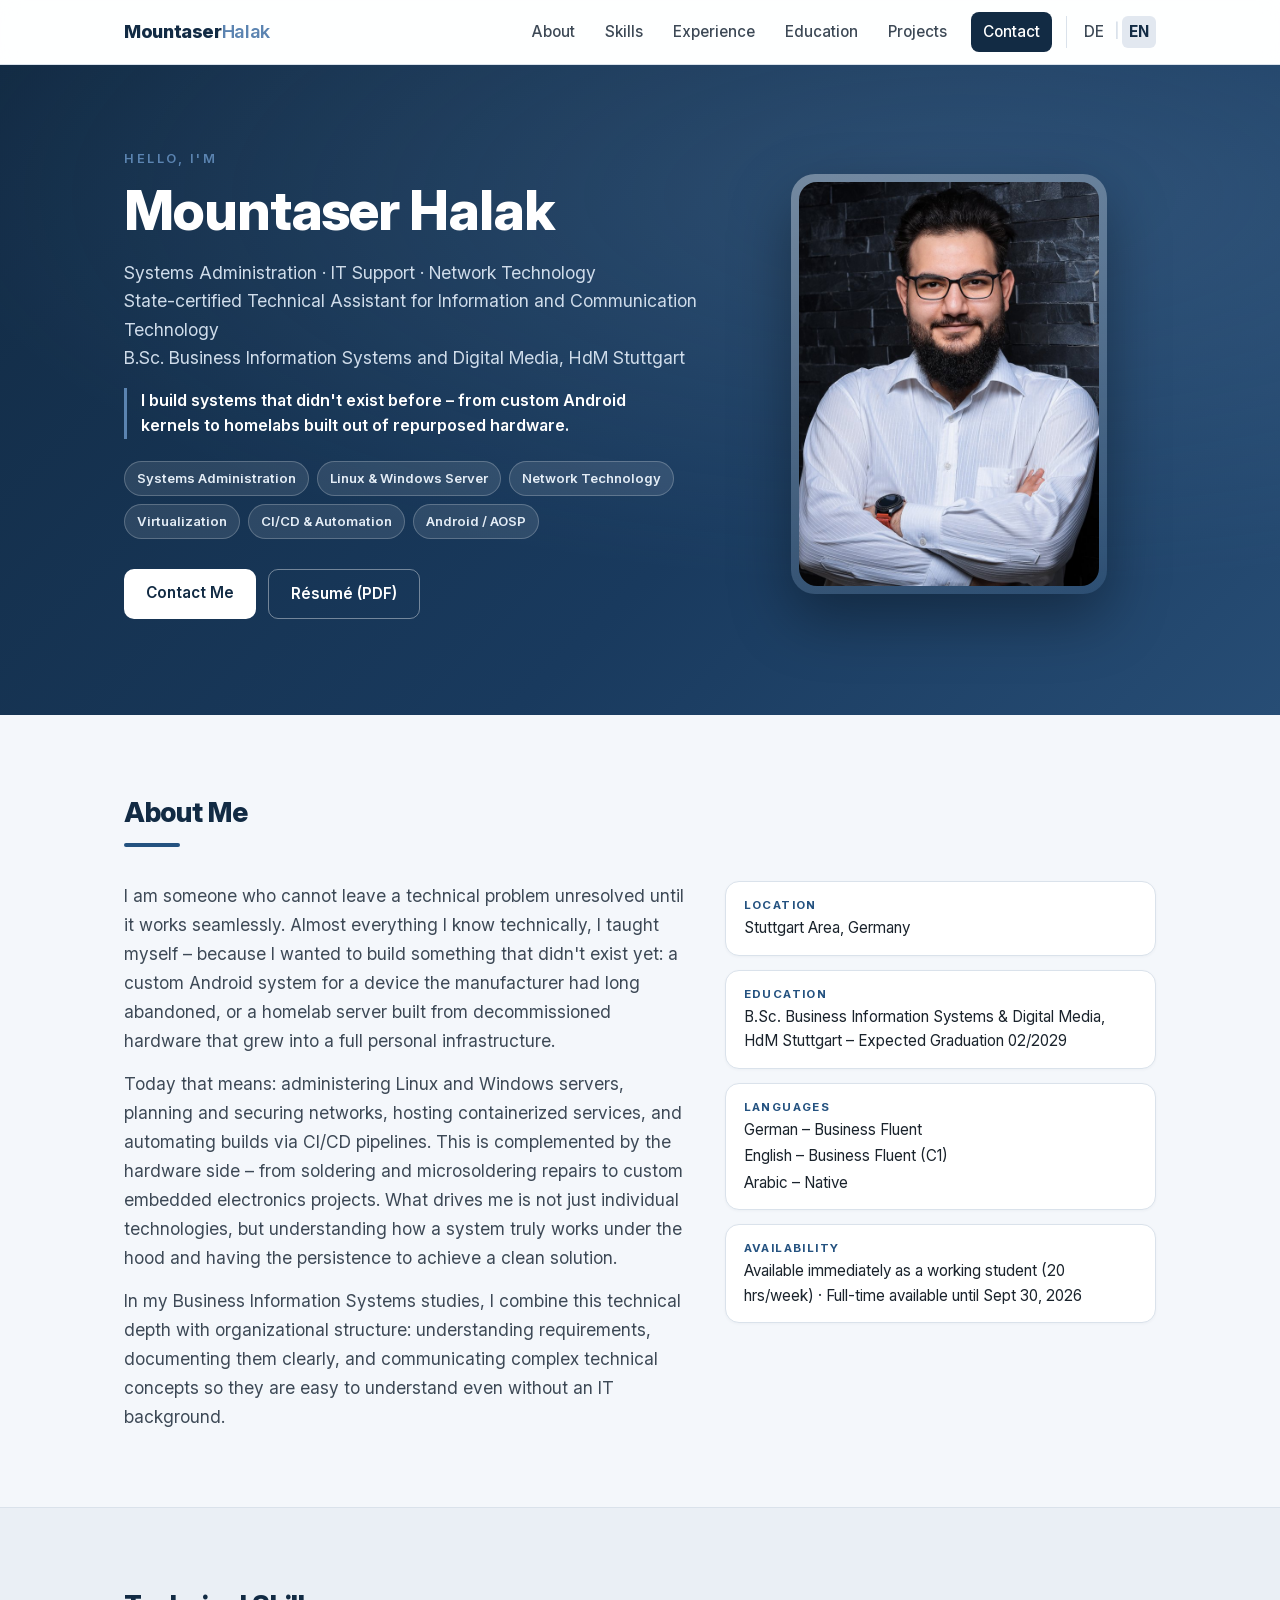
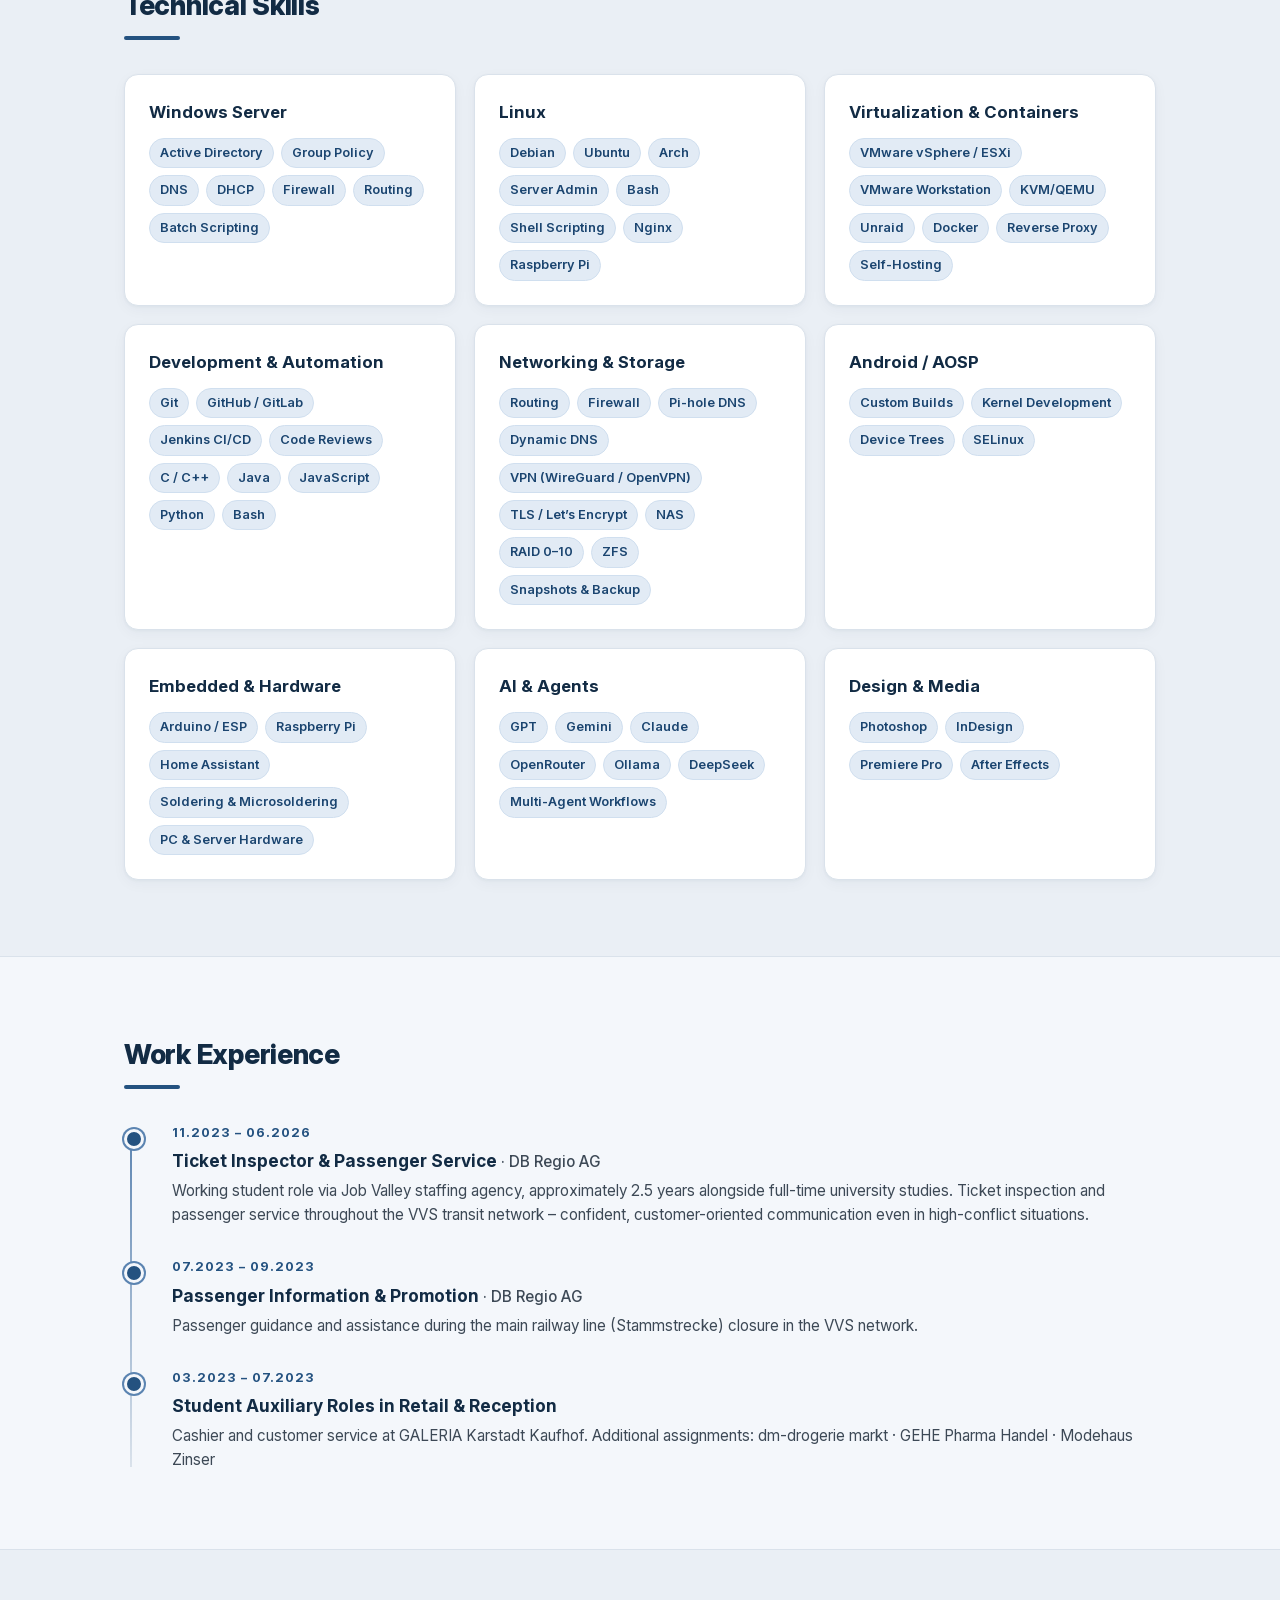
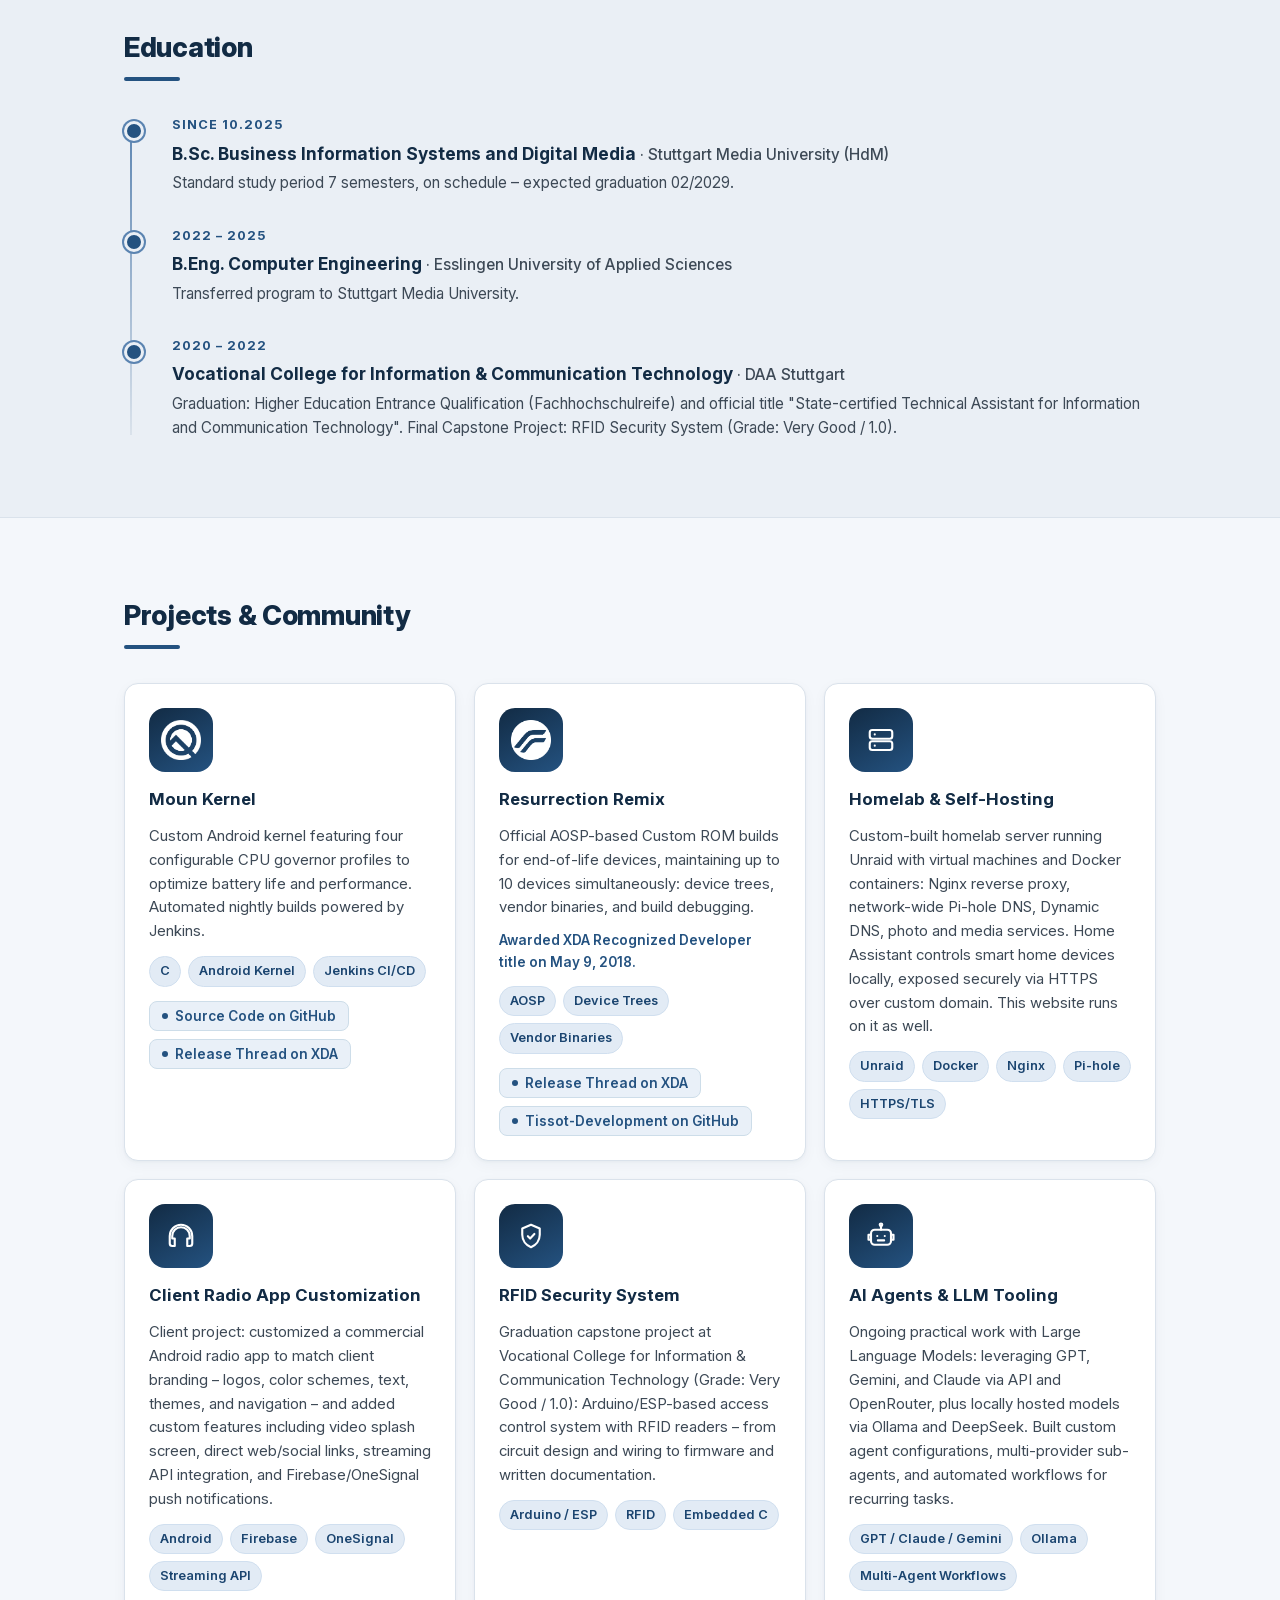
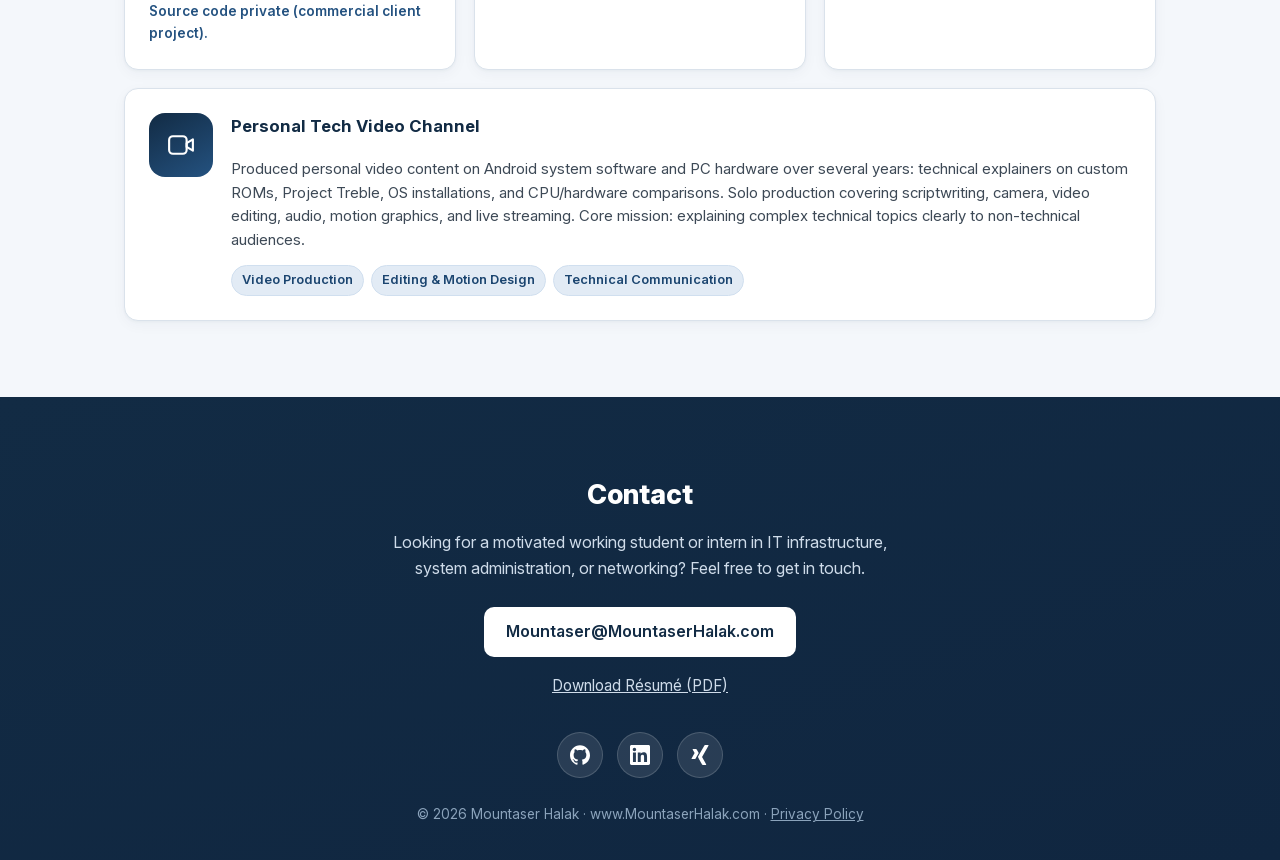
<file: index.html>
<!DOCTYPE html>
<html lang="de">
<head>
  <meta charset="UTF-8">
  <meta name="viewport" content="width=device-width, initial-scale=1.0">
  <meta name="description" content="Mountaser Halak – Staatlich geprüfter Technischer Assistent für Informations- und Kommunikationstechnik. Systemadministration, IT-Support und Netzwerktechnik. B.Sc. Wirtschaftsinformatik (HdM Stuttgart), Linux-, Windows-Server- und AOSP-Erfahrung.">
  <title>Mountaser Halak – Systemadministration, IT-Support &amp; Netzwerktechnik</title>
  <link rel="canonical" href="https://www.mountaserhalak.com/">
  <link rel="alternate" hreflang="de" href="https://www.mountaserhalak.com/">
  <link rel="alternate" hreflang="en" href="https://www.mountaserhalak.com/en/">
  <link rel="alternate" hreflang="x-default" href="https://www.mountaserhalak.com/">

  <meta property="og:type" content="website">
  <meta property="og:url" content="https://www.mountaserhalak.com/">
  <meta property="og:title" content="Mountaser Halak – Systemadministration, IT-Support &amp; Netzwerktechnik">
  <meta property="og:description" content="Staatlich geprüfter Technischer Assistent für Informations- und Kommunikationstechnik. Ab sofort als Werkstudent verfügbar, 20 Std./Woche.">
  <meta property="og:image" content="https://www.mountaserhalak.com/imgs/portrait.jpg">
  <meta property="og:locale" content="de_DE">
  <meta name="twitter:card" content="summary_large_image">

  <link rel="icon" href="imgs/favicon.jpg" type="image/jpeg" sizes="180x180">
  <link rel="apple-touch-icon" href="imgs/favicon.jpg" sizes="180x180">
  <link rel="stylesheet" href="css/style.css">

  <!-- Content is faded in by JS; keep it visible if JS never runs. -->
  <noscript><style>.reveal { opacity: 1 !important; transform: none !important; }</style></noscript>
</head>
<body id="top">

  <header class="nav">
    <div class="nav-inner">
      <a class="brand" href="#top">Mountaser<span>Halak</span></a>
      <button class="nav-toggle" id="navToggle" aria-label="Menü öffnen" aria-expanded="false">
        <span></span><span></span><span></span>
      </button>
      <nav id="navMenu">
        <a href="#ueber">Über mich</a>
        <a href="#skills">Skills</a>
        <a href="#erfahrung">Erfahrung</a>
        <a href="#bildung">Bildung</a>
        <a href="#projekte">Projekte</a>
        <a class="nav-cta" href="#kontakt">Kontakt</a>
        <div class="lang-switcher">
          <a href="index.html" class="active" data-lang="de" aria-label="Deutsch">DE</a>
          <span style="color:var(--line);">|</span>
          <a href="en/index.html" data-lang="en" aria-label="English">EN</a>
        </div>
      </nav>
    </div>
  </header>

  <section class="hero">
    <div class="hero-inner">
      <div class="hero-text reveal">
        <p class="kicker">Hallo, ich bin</p>
        <h1>Mountaser Halak</h1>
        <p class="sub">Systemadministration · IT-Support · Netzwerktechnik<br>Staatlich geprüfter Technischer Assistent für Informations- und Kommunikationstechnik<br>B.Sc. Wirtschaftsinformatik und digitale Medien, HdM Stuttgart</p>
        <p class="tagline">Ich baue Systeme, die es vorher nicht gab – vom eigenen Android-Kernel bis zum Homelab aus ausrangierter Hardware.</p>
        <div class="chips">
          <span class="chip">Systemadministration</span>
          <span class="chip">Linux &amp; Windows Server</span>
          <span class="chip">Netzwerktechnik</span>
          <span class="chip">Virtualisierung</span>
          <span class="chip">CI/CD &amp; Automatisierung</span>
          <span class="chip">Android / AOSP</span>
        </div>
        <div class="hero-actions">
          <a class="btn btn-light" href="#kontakt">Kontakt aufnehmen</a>
          <a class="btn btn-ghost" href="cv/Lebenslauf_Mountaser_Halak.pdf" download>Lebenslauf (PDF)</a>
        </div>
      </div>
      <div class="hero-photo reveal">
        <div class="photo-ring">
          <img src="imgs/portrait.jpg" alt="Porträt von Mountaser Halak" width="300" height="404">
        </div>
      </div>
    </div>
  </section>

  <main>
    <section class="section" id="ueber">
      <div class="wrap">
        <h2 class="section-title reveal">Über mich</h2>
        <div class="about-grid">
          <div class="lead reveal">
            <p>
              Ich bin jemand, der ein Problem nicht liegen lassen kann, bevor es läuft.
              Fast alles, was ich technisch kann, habe ich mir selbst beigebracht – weil ich
              etwas bauen wollte, das es so noch nicht gab: ein Android-System für ein Gerät,
              das der Hersteller längst aufgegeben hatte, oder einen Server, der aus
              ausrangierter Hardware zur eigenen Infrastruktur wurde.
            </p>
            <p>
              Heute heißt das: Linux- und Windows-Server administrieren, Netzwerke planen
              und absichern, Dienste in Containern betreiben und Builds über CI/CD
              automatisieren. Dazu kommt die Hardware-Seite – vom Löten und Reparieren bis
              zu eigenen Elektronikprojekten. Was mich dabei antreibt, ist weniger die
              einzelne Technologie als das Verstehen, wie ein System wirklich funktioniert,
              und die Ausdauer, bis zur sauberen Lösung durchzuhalten.
            </p>
            <p>
              Im Studium der Wirtschaftsinformatik verbinde ich das mit der organisatorischen
              Seite: Anforderungen verstehen, strukturiert dokumentieren und Technik so
              erklären, dass sie auch ohne IT-Hintergrund nachvollziehbar ist.
            </p>
          </div>
          <div class="facts reveal">
            <div class="fact"><span class="fact-label">Standort</span><span>Raum Stuttgart</span></div>
            <div class="fact"><span class="fact-label">Studium</span><span>B.Sc. Wirtschaftsinformatik und digitale Medien, HdM Stuttgart – Abschluss voraussichtlich 02/2029</span></div>
            <div class="fact"><span class="fact-label">Sprachen</span><span>Deutsch – verhandlungssicher</span><span>Englisch – verhandlungssicher</span><span>Arabisch – Muttersprache</span></div>
            <div class="fact"><span class="fact-label">Verfügbarkeit</span><span>Ab sofort als Werkstudent, 20 Std./Woche · bis 30.09.2026 auch in Vollzeit möglich</span></div>
          </div>
        </div>
      </div>
    </section>

    <section class="section section-alt" id="skills">
      <div class="wrap">
        <h2 class="section-title reveal">IT-Kompetenzen</h2>
        <div class="skills-grid">
          <div class="card reveal">
            <h3>Windows Server</h3>
            <div class="tags"><span>Active Directory</span><span>Gruppenrichtlinien</span><span>DNS</span><span>DHCP</span><span>Firewall</span><span>Routing</span><span>Batch-Scripting</span></div>
          </div>
          <div class="card reveal">
            <h3>Linux</h3>
            <div class="tags"><span>Debian</span><span>Ubuntu</span><span>Arch</span><span>Serveradministration</span><span>Bash</span><span>Shell-Scripting</span><span>Nginx</span><span>Raspberry Pi</span></div>
          </div>
          <div class="card reveal">
            <h3>Virtualisierung &amp; Container</h3>
            <div class="tags"><span>VMware vSphere / ESXi</span><span>VMware Workstation</span><span>KVM/QEMU</span><span>Unraid</span><span>Docker</span><span>Reverse Proxy</span><span>Self-Hosting</span></div>
          </div>
          <div class="card reveal">
            <h3>Entwicklung &amp; Automatisierung</h3>
            <div class="tags"><span>Git</span><span>GitHub / GitLab</span><span>Jenkins CI/CD</span><span>Code Reviews</span><span>C / C++</span><span>Java</span><span>JavaScript</span><span>Python</span><span>Bash</span></div>
          </div>
          <div class="card reveal">
            <h3>Netzwerk &amp; Storage</h3>
            <div class="tags"><span>Routing</span><span>Firewall</span><span>Pi-hole DNS</span><span>Dynamic DNS</span><span>VPN (WireGuard / OpenVPN)</span><span>TLS / Let’s Encrypt</span><span>NAS</span><span>RAID 0–10</span><span>ZFS</span><span>Snapshot- &amp; Backup-Konzepte</span></div>
          </div>
          <div class="card reveal">
            <h3>Android / AOSP</h3>
            <div class="tags"><span>Custom-Builds</span><span>Kernel-Entwicklung</span><span>Device Trees</span><span>SELinux</span></div>
          </div>
          <div class="card reveal">
            <h3>Embedded &amp; Hardware</h3>
            <div class="tags"><span>Arduino / ESP</span><span>Raspberry Pi</span><span>Home Assistant</span><span>Löten &amp; Microsoldering</span><span>PC- &amp; Server-Hardware</span></div>
          </div>
          <div class="card reveal">
            <h3>KI &amp; Agenten</h3>
            <div class="tags"><span>GPT</span><span>Gemini</span><span>Claude</span><span>OpenRouter</span><span>Ollama</span><span>DeepSeek</span><span>Multi-Agenten-Workflows</span></div>
          </div>
          <div class="card reveal">
            <h3>Design &amp; Medien</h3>
            <div class="tags"><span>Photoshop</span><span>InDesign</span><span>Premiere Pro</span><span>After Effects</span></div>
          </div>
        </div>
      </div>
    </section>

    <section class="section" id="erfahrung">
      <div class="wrap">
        <h2 class="section-title reveal">Berufserfahrung</h2>
        <div class="timeline">
          <div class="t-item reveal">
            <div class="t-date">11.2023 – 06.2026</div>
            <div class="t-body">
              <h3>Fahrgastprüfer im VVS-Gebiet <span>· DB Regio AG</span></h3>
              <p>Werkstudententätigkeit über den Personaldienstleister Job Valley, rund 2,5 Jahre neben dem Vollzeitstudium. Fahrscheinprüfung und Fahrgastbetreuung im gesamten VVS-Gebiet – sicheres, kundenorientiertes Auftreten auch in Konfliktsituationen.</p>
            </div>
          </div>
          <div class="t-item reveal">
            <div class="t-date">07.2023 – 09.2023</div>
            <div class="t-body">
              <h3>Fahrgastinformation / Promotion <span>· DB Regio AG</span></h3>
              <p>Information und Betreuung der Fahrgäste während der Stammstreckensperrung im VVS-Gebiet.</p>
            </div>
          </div>
          <div class="t-item reveal">
            <div class="t-date">03.2023 – 07.2023</div>
            <div class="t-body">
              <h3>Studentische Nebentätigkeiten in Handel &amp; Empfang</h3>
              <p>Kassentätigkeit und Kundenberatung bei GALERIA Karstadt Kaufhof. Weitere Einsätze: dm-drogerie markt · GEHE Pharma Handel · Modehaus Zinser</p>
            </div>
          </div>
        </div>
      </div>
    </section>

    <section class="section section-alt" id="bildung">
      <div class="wrap">
        <h2 class="section-title reveal">Bildungsweg</h2>
        <div class="timeline">
          <div class="t-item reveal">
            <div class="t-date">seit 10.2025</div>
            <div class="t-body">
              <h3>B.Sc. Wirtschaftsinformatik und digitale Medien <span>· Hochschule der Medien, Stuttgart</span></h3>
              <p>Regelstudienzeit 7 Semester, Studienverlauf planmäßig – Abschluss voraussichtlich 02/2029.</p>
            </div>
          </div>
          <div class="t-item reveal">
            <div class="t-date">2022 – 2025</div>
            <div class="t-body">
              <h3>B.Eng. Technische Informatik <span>· Hochschule Esslingen</span></h3>
              <p>Wechsel des Studiengangs an die Hochschule der Medien.</p>
            </div>
          </div>
          <div class="t-item reveal">
            <div class="t-date">2020 – 2022</div>
            <div class="t-body">
              <h3>Berufskolleg Informations- und Kommunikationstechnik <span>· DAA Stuttgart</span></h3>
              <p>Abschluss: Fachhochschulreife sowie Berechtigung zur Führung der Berufsbezeichnung „Staatlich geprüfter Technischer Assistent für Informations- und Kommunikationstechnik“. Abschlussprojekt: RFID Security System (Note: sehr gut).</p>
            </div>
          </div>
        </div>
      </div>
    </section>

    <section class="section" id="projekte">
      <div class="wrap">
        <h2 class="section-title reveal">Projekte &amp; Community</h2>
        <div class="projects-grid">
          <div class="card project reveal">
            <div class="project-logo"><img src="imgs/MounKernelW.png" alt="Moun Kernel Logo" loading="lazy"></div>
            <h3>Moun Kernel</h3>
            <p>Eigener Android-Kernel mit vier konfigurierbaren Governor-Profilen zur Optimierung von Akkulaufzeit und Performance. Nächtliche Builds automatisiert mit Jenkins.</p>
            <div class="tags project-tags"><span>C</span><span>Android Kernel</span><span>Jenkins CI/CD</span></div>
            <p class="project-links">
              <a href="https://github.com/mountaser/Moun_Kernel_Tissot" target="_blank" rel="noopener noreferrer">Quellcode auf GitHub</a>
              <a href="https://xdaforums.com/t/kernel-all-variants-oreo-8-1-v4-0-moun-kernel-los-and-aosp.3720589/" target="_blank" rel="noopener noreferrer">Thread auf XDA</a>
            </p>
          </div>
          <div class="card project reveal">
            <div class="project-logo"><img src="imgs/original_log_big.png" alt="Resurrection Remix Logo" loading="lazy"></div>
            <h3>Resurrection Remix</h3>
            <p>Offizielle Custom-ROM-Builds auf AOSP-Basis für End-of-Life-Geräte, zeitweise bis zu 10 Geräte parallel gepflegt: Device Trees, Vendor-Binaries und Build-Debugging.</p>
            <p class="project-note">Auszeichnung als XDA Recognized Developer am 09.05.2018.</p>
            <div class="tags project-tags"><span>AOSP</span><span>Device Trees</span><span>Vendor-Binaries</span></div>
            <p class="project-links">
              <a href="https://xdaforums.com/t/rom-9-0-official-tissot-4-9-resurrection-remix-v7-0-2-04-06-2019.3766990/" target="_blank" rel="noopener noreferrer">Release-Thread auf XDA</a>
              <a href="https://github.com/Tissot-Development" target="_blank" rel="noopener noreferrer">Tissot-Development auf GitHub</a>
            </p>
          </div>
          <div class="card project reveal">
            <div class="project-icon" aria-hidden="true">
              <svg viewBox="0 0 24 24" fill="none" stroke="currentColor" stroke-width="1.7" stroke-linecap="round" stroke-linejoin="round" focusable="false">
                <rect x="3" y="4" width="18" height="7" rx="2"/>
                <rect x="3" y="13" width="18" height="7" rx="2"/>
                <line x1="7" y1="7.5" x2="7.01" y2="7.5"/>
                <line x1="7" y1="16.5" x2="7.01" y2="16.5"/>
              </svg>
            </div>
            <h3>Homelab &amp; Self-Hosting</h3>
            <p>Selbst gebauter Server unter Unraid mit VMs und Docker-Containern: Nginx Reverse Proxy, Pi-hole als netzweiter DNS, Dynamic DNS, Medien- und Foto-Dienste. Home Assistant steuert Smart-Home-Geräte lokal, angebunden über eigene Domain per HTTPS. Auch diese Seite läuft darauf.</p>
            <div class="tags project-tags"><span>Unraid</span><span>Docker</span><span>Nginx</span><span>Pi-hole</span><span>HTTPS/TLS</span></div>
          </div>
          <div class="card project reveal">
            <div class="project-icon" aria-hidden="true">
              <svg viewBox="0 0 24 24" fill="none" stroke="currentColor" stroke-width="1.7" stroke-linecap="round" stroke-linejoin="round" focusable="false">
                <path d="M12 3a9 9 0 0 0-9 9v6a2 2 0 0 0 2 2h2v-6H5v-2a7 7 0 0 1 14 0v2h-2v6h2a2 2 0 0 0 2-2v-6a9 9 0 0 0-9-9z"/>
              </svg>
            </div>
            <h3>Radio-App für einen Kunden</h3>
            <p>Auftragsprojekt: eine zugekaufte Android-App an das Branding des Kunden angepasst – Logos, Farbschema, Texte, Themes und Navigation – und um eigene Funktionen erweitert: Video-Splashscreen, Direktlinks zu Web- und Social-Kanälen sowie die Anbindung an Streaming-API, Firebase und OneSignal für Push-Benachrichtigungen.</p>
            <div class="tags project-tags"><span>Android</span><span>Firebase</span><span>OneSignal</span><span>Streaming-API</span></div>
            <p class="project-note">Quellcode nicht öffentlich (Kundenprojekt).</p>
          </div>
          <div class="card project reveal">
            <div class="project-icon" aria-hidden="true">
              <svg viewBox="0 0 24 24" fill="none" stroke="currentColor" stroke-width="1.7" stroke-linecap="round" stroke-linejoin="round" focusable="false">
                <path d="M12 3l7 3v5c0 4.5-3 8.3-7 10-4-1.7-7-5.5-7-10V6l7-3z"/>
                <path d="M9.5 12.2l1.8 1.8 3.4-3.6"/>
              </svg>
            </div>
            <h3>RFID-Sicherheitssystem</h3>
            <p>Abschlussprojekt des Berufskollegs für Informations- und Kommunikationstechnik (Note: sehr gut): ein Zugangssystem auf Arduino-/ESP-Basis mit RFID-Lesern – von der Schaltung und Verkabelung über die Firmware bis zur schriftlichen Dokumentation der Projektarbeit.</p>
            <div class="tags project-tags"><span>Arduino / ESP</span><span>RFID</span><span>Embedded C</span></div>
          </div>
          <div class="card project reveal">
            <div class="project-icon" aria-hidden="true">
              <svg viewBox="0 0 24 24" fill="none" stroke="currentColor" stroke-width="1.7" stroke-linecap="round" stroke-linejoin="round" focusable="false">
                <rect x="4" y="7" width="16" height="12" rx="3"/>
                <path d="M12 7V4"/><circle cx="12" cy="3" r="1"/>
                <path d="M9 12h.01M15 12h.01M9.5 15.5h5"/>
                <path d="M4 11H2v4h2M20 11h2v4h-2"/>
              </svg>
            </div>
            <h3>KI-Agenten &amp; LLM-Tooling</h3>
            <p>Laufende Auseinandersetzung mit LLMs in der Praxis: Arbeit mit GPT, Gemini und Claude über API und OpenRouter, lokal betriebene Modelle über Ollama und DeepSeek. Dazu eigene Skills und Agenten-Konfigurationen sowie Multi-Provider- und lokale Sub-Agenten für wiederkehrende Aufgaben.</p>
            <div class="tags project-tags"><span>GPT / Claude / Gemini</span><span>Ollama</span><span>Multi-Agenten-Workflows</span></div>
          </div>
          <div class="card project project-wide reveal">
            <div class="project-icon" aria-hidden="true">
              <svg viewBox="0 0 24 24" fill="none" stroke="currentColor" stroke-width="1.7" stroke-linecap="round" stroke-linejoin="round" focusable="false">
                <rect x="2.5" y="5" width="14" height="14" rx="3"/>
                <path d="M16.5 10.5l5-3v9l-5-3z"/>
              </svg>
            </div>
            <h3>Eigener Technikkanal</h3>
            <p>Über mehrere Jahre eigene Videos zu Android-Systemsoftware und PC-Hardware produziert: Erklärvideos zu Custom-ROMs, Project Treble, Betriebssystem-Installation sowie Prozessor- und Hardware-Vergleichen. Ein-Personen-Produktion von Konzeption über Kamera, Schnitt und Ton bis zu Motion-Design und Grafik – dazu regelmäßige Livestreams. Kern der Arbeit: komplexe Technik so erklären, dass sie ohne IT-Hintergrund verständlich ist.</p>
            <div class="tags project-tags"><span>Videoproduktion</span><span>Schnitt &amp; Motion-Design</span><span>Technische Kommunikation</span></div>
          </div>
        </div>
      </div>
    </section>
  </main>

  <footer class="footer" id="kontakt">
    <div class="wrap">
      <h2 class="reveal">Kontakt</h2>
      <p class="footer-lead reveal">Sie suchen einen motivierten Werkstudenten oder Praktikanten im IT-Bereich? Schreiben Sie mir gerne.</p>
      <a class="btn btn-light footer-mail reveal" href="mailto:Mountaser@MountaserHalak.com">Mountaser@MountaserHalak.com</a>
      <p class="footer-cv reveal"><a href="cv/Lebenslauf_Mountaser_Halak.pdf" download>Lebenslauf als PDF herunterladen</a></p>
      <ul class="social reveal">
        <li>
          <a href="https://github.com/mountaser" target="_blank" rel="noopener noreferrer" aria-label="GitHub-Profil von Mountaser Halak (öffnet in neuem Tab)">
            <svg viewBox="0 0 24 24" aria-hidden="true" focusable="false"><path d="M12 .297c-6.63 0-12 5.373-12 12 0 5.303 3.438 9.8 8.205 11.385.6.113.82-.258.82-.577 0-.285-.01-1.04-.015-2.04-3.338.724-4.042-1.61-4.042-1.61C4.422 18.07 3.633 17.7 3.633 17.7c-1.087-.744.084-.729.084-.729 1.205.084 1.838 1.236 1.838 1.236 1.07 1.835 2.809 1.305 3.495.998.108-.776.417-1.305.76-1.605-2.665-.3-5.466-1.332-5.466-5.93 0-1.31.465-2.38 1.235-3.22-.135-.303-.54-1.523.105-3.176 0 0 1.005-.322 3.3 1.23.96-.267 1.98-.399 3-.405 1.02.006 2.04.138 3 .405 2.28-1.552 3.285-1.23 3.285-1.23.645 1.653.24 2.873.12 3.176.765.84 1.23 1.91 1.23 3.22 0 4.61-2.805 5.625-5.475 5.92.42.36.81 1.096.81 2.22 0 1.606-.015 2.896-.015 3.286 0 .315.21.69.825.57C20.565 22.092 24 17.592 24 12.297c0-6.627-5.373-12-12-12"/></svg>
          </a>
        </li>
        <li>
          <a href="https://www.linkedin.com/in/mountaserhalak/" target="_blank" rel="noopener noreferrer" aria-label="LinkedIn-Profil von Mountaser Halak (öffnet in neuem Tab)">
            <svg viewBox="0 0 24 24" aria-hidden="true" focusable="false"><path d="M20.447 20.452h-3.554v-5.569c0-1.328-.027-3.037-1.852-3.037-1.853 0-2.136 1.445-2.136 2.939v5.667H9.351V9h3.414v1.561h.046c.477-.9 1.637-1.85 3.37-1.85 3.601 0 4.267 2.37 4.267 5.455v6.286zM5.337 7.433c-1.144 0-2.063-.926-2.063-2.065 0-1.138.92-2.063 2.063-2.063 1.14 0 2.064.925 2.064 2.063 0 1.139-.925 2.065-2.064 2.065zm1.782 13.019H3.555V9h3.564v11.452zM22.225 0H1.771C.792 0 0 .774 0 1.729v20.542C0 23.227.792 24 1.771 24h20.451C23.2 24 24 23.227 24 22.271V1.729C24 .774 23.2 0 22.222 0h.003z"/></svg>
          </a>
        </li>
        <li>
          <a href="https://www.xing.com/profile/Mountaser_Halak/" target="_blank" rel="noopener noreferrer" aria-label="XING-Profil von Mountaser Halak (öffnet in neuem Tab)">
            <svg viewBox="0 0 24 24" aria-hidden="true" focusable="false"><path d="M18.188 0c-.517 0-.741.325-.927.66 0 0-7.455 13.224-7.702 13.657.015.024 4.919 9.023 4.919 9.023.17.308.436.66.967.66h3.454c.211 0 .375-.078.463-.22.089-.151.089-.346-.009-.536l-4.879-8.916c-.004-.006-.004-.016 0-.022L22.139.756c.095-.191.097-.387.006-.535C22.056.078 21.894 0 21.686 0h-3.498zM3.648 4.74c-.211 0-.385.074-.473.216-.09.149-.078.339.02.531l2.34 4.05c.004.01.004.016 0 .021L1.86 16.051c-.099.188-.093.381 0 .529.085.142.239.234.45.234h3.461c.518 0 .766-.348.945-.667l3.734-6.609-2.378-4.155c-.172-.315-.434-.659-.962-.659H3.648v.016z"/></svg>
          </a>
        </li>
      </ul>
      <p class="copy">© 2026 Mountaser Halak · www.MountaserHalak.com · <a href="datenschutz.html">Datenschutz</a></p>
    </div>
  </footer>

  <script src="js/customs.js"></script>
</body>
</html>
</file>
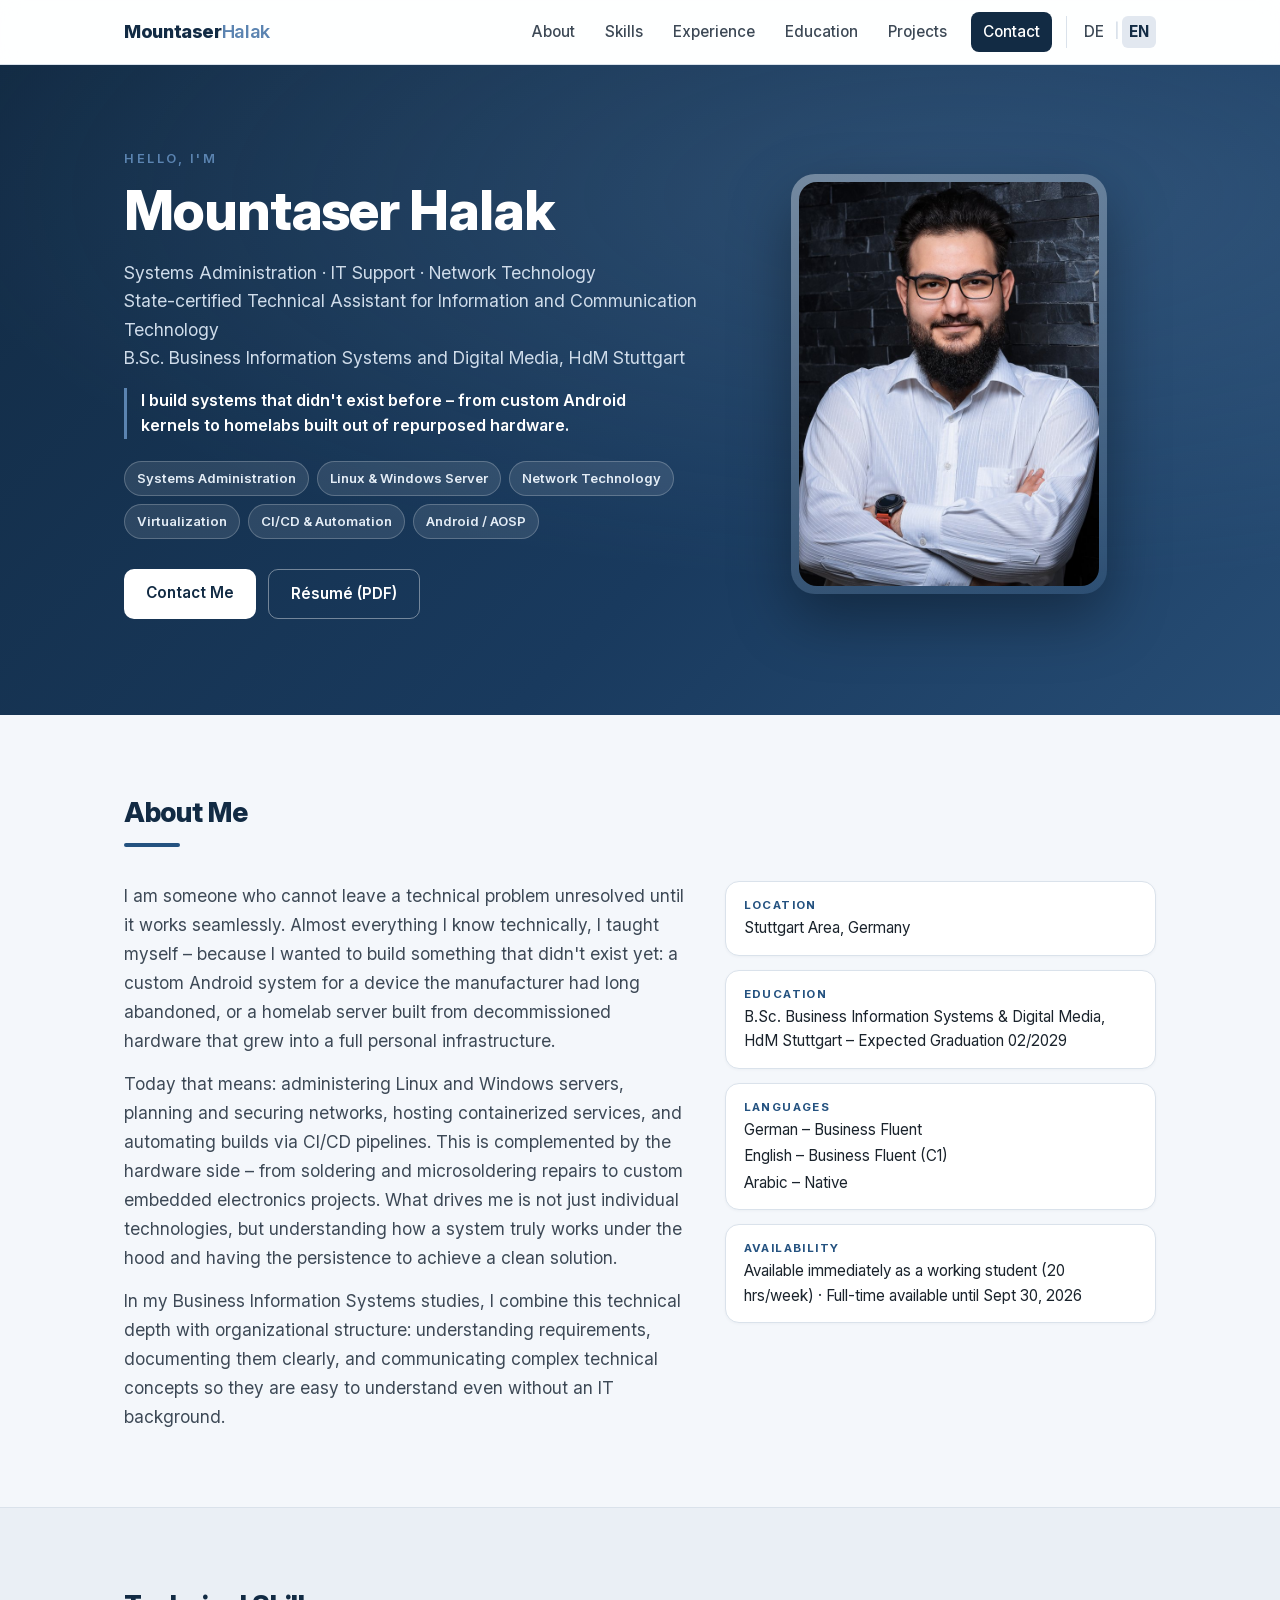
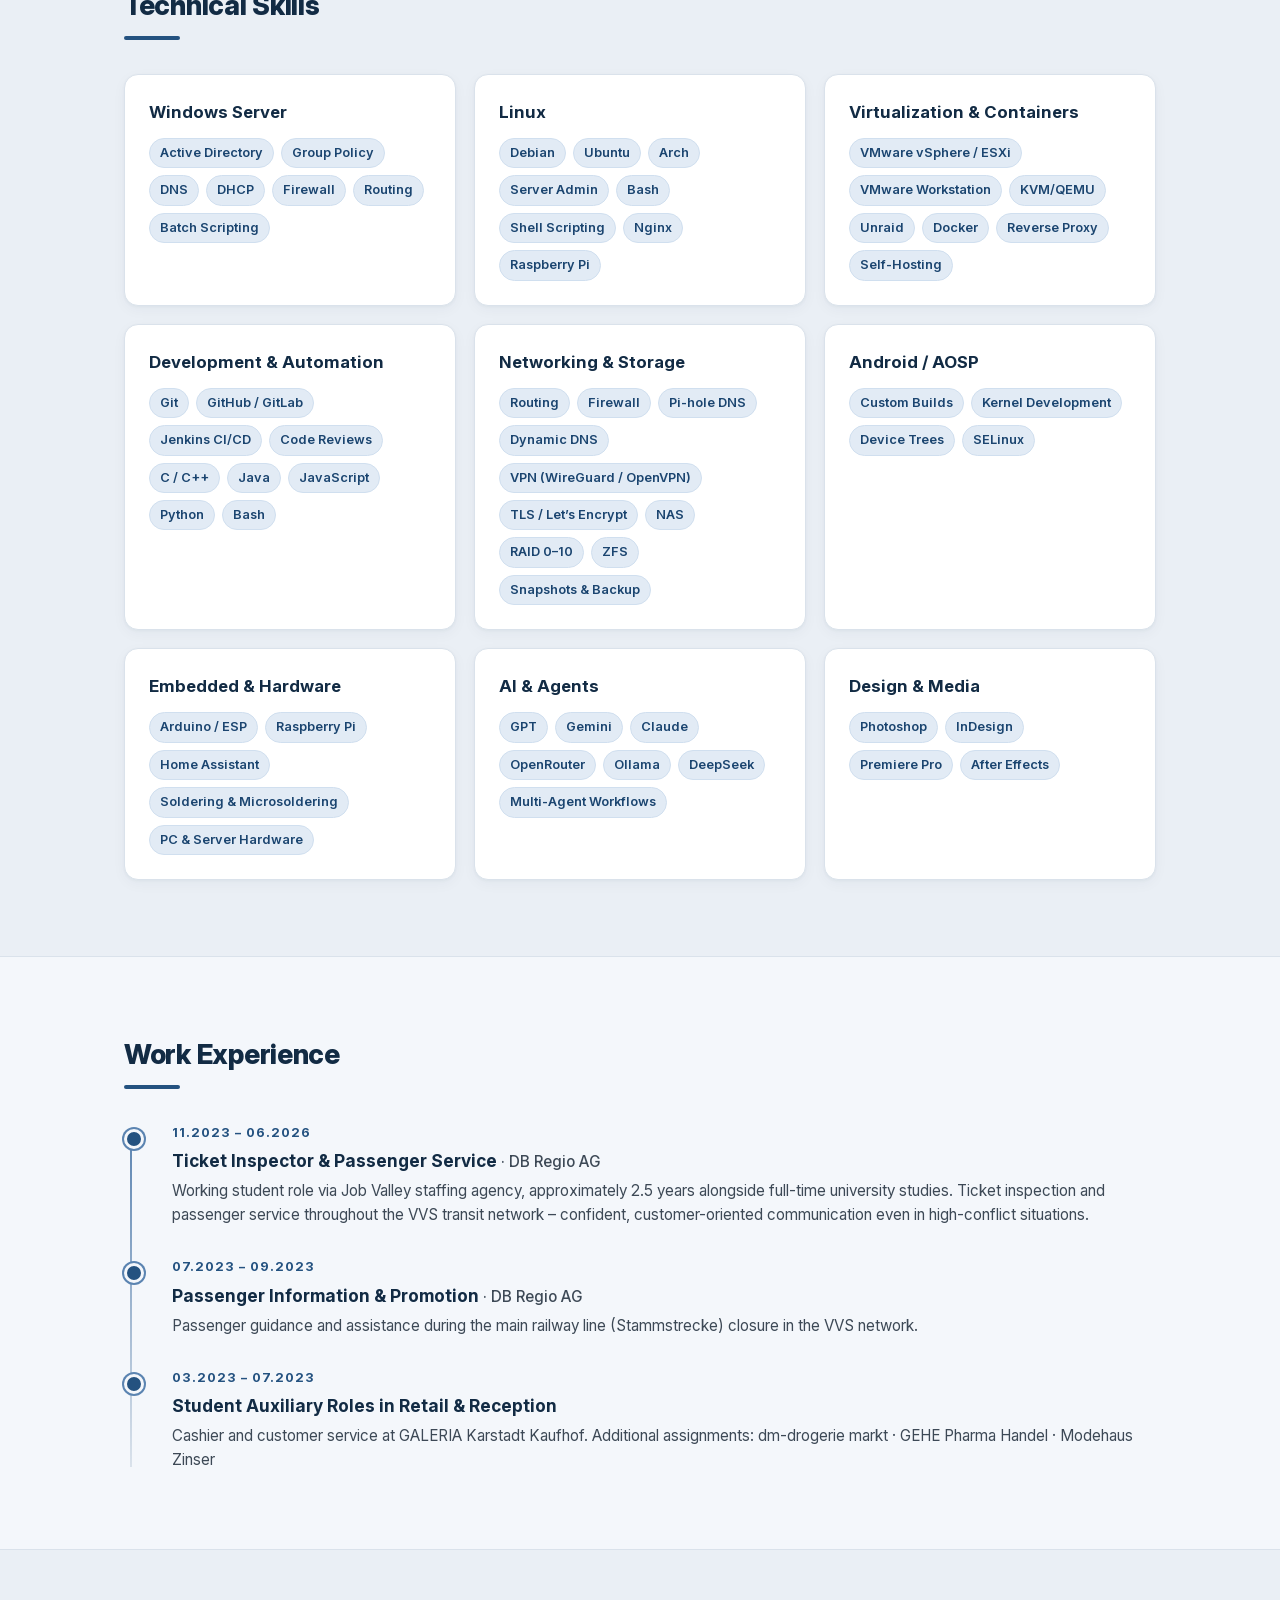
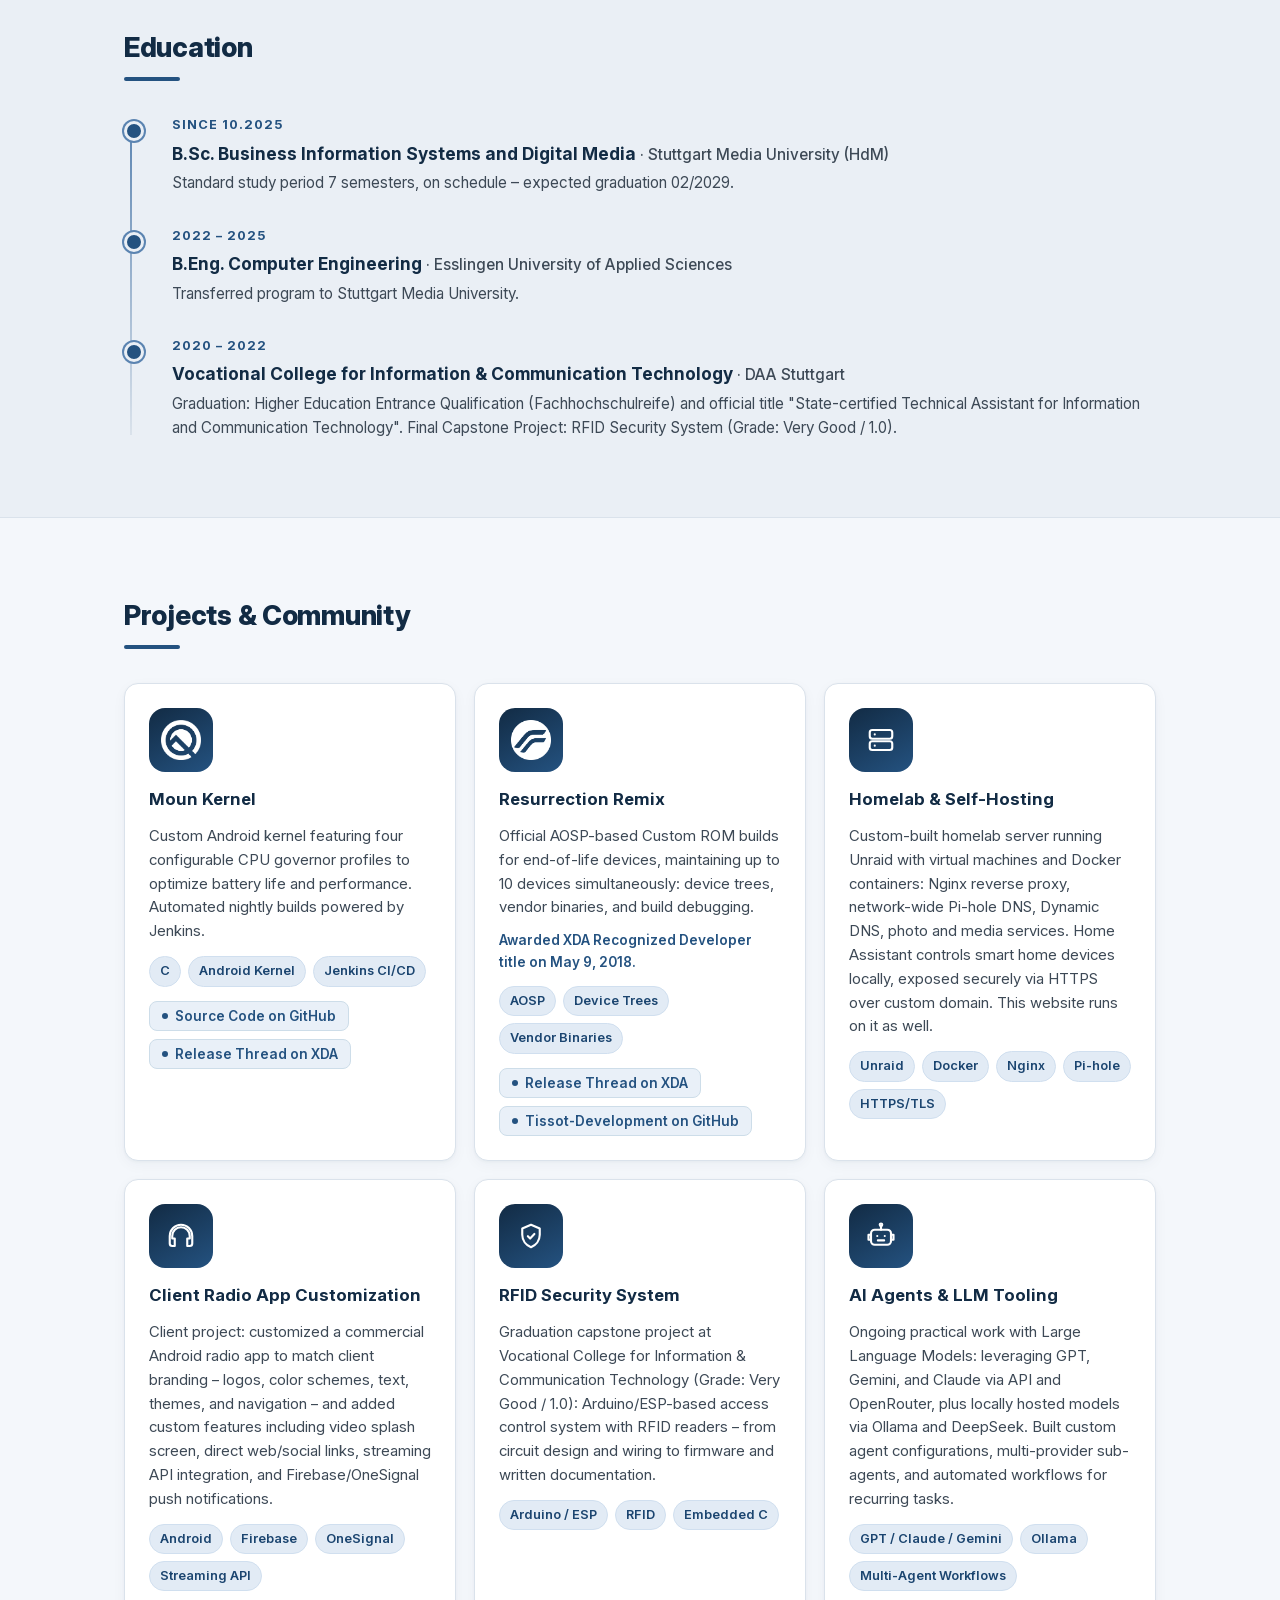
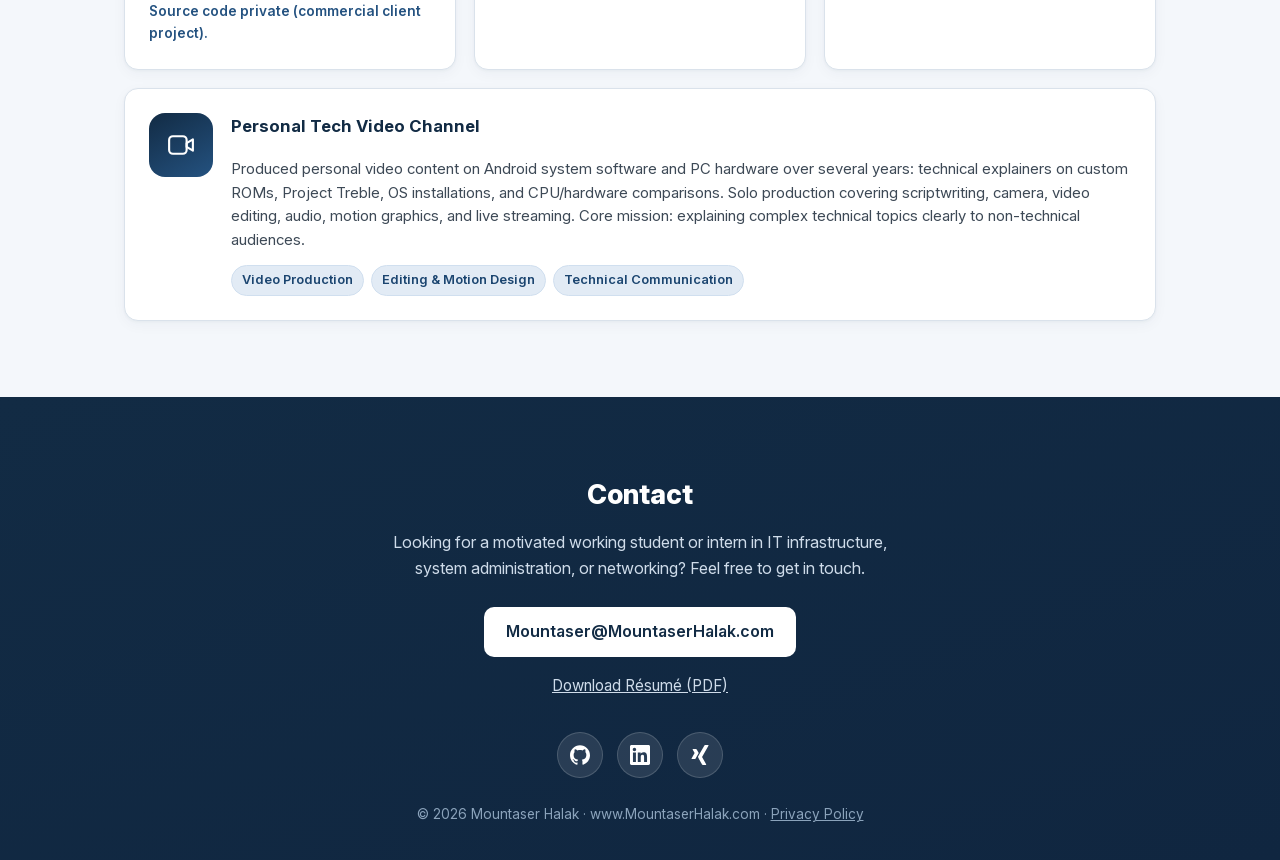
<file: en/index.html>
<!DOCTYPE html>
<html lang="en">
<head>
  <meta charset="UTF-8">
  <meta name="viewport" content="width=device-width, initial-scale=1.0">
  <meta name="description" content="Mountaser Halak – State-certified Technical Assistant for Information and Communication Technology. Systems Administration, IT Support & Network Technology. B.Sc. Business Information Systems (HdM Stuttgart), Linux, Windows Server & AOSP experience.">
  <title>Mountaser Halak – Systems Administration, IT Support &amp; Network Technology</title>
  <link rel="canonical" href="https://www.mountaserhalak.com/en/">
  <link rel="alternate" hreflang="de" href="https://www.mountaserhalak.com/">
  <link rel="alternate" hreflang="en" href="https://www.mountaserhalak.com/en/">
  <link rel="alternate" hreflang="x-default" href="https://www.mountaserhalak.com/">

  <meta property="og:type" content="website">
  <meta property="og:url" content="https://www.mountaserhalak.com/en/">
  <meta property="og:title" content="Mountaser Halak – Systems Administration, IT Support &amp; Network Technology">
  <meta property="og:description" content="State-certified Technical Assistant for Information and Communication Technology. Available immediately as a working student, 20 hrs/week.">
  <meta property="og:image" content="https://www.mountaserhalak.com/imgs/portrait.jpg">
  <meta property="og:locale" content="en_US">
  <meta name="twitter:card" content="summary_large_image">

  <link rel="icon" href="../imgs/favicon.jpg" type="image/jpeg" sizes="180x180">
  <link rel="apple-touch-icon" href="../imgs/favicon.jpg" sizes="180x180">
  <link rel="stylesheet" href="../css/style.css">

  <!-- Content is faded in by JS; keep it visible if JS never runs. -->
  <noscript><style>.reveal { opacity: 1 !important; transform: none !important; }</style></noscript>
</head>
<body id="top">

  <header class="nav">
    <div class="nav-inner">
      <a class="brand" href="#top">Mountaser<span>Halak</span></a>
      <button class="nav-toggle" id="navToggle" aria-label="Open menu" aria-expanded="false">
        <span></span><span></span><span></span>
      </button>
      <nav id="navMenu">
        <a href="#about">About</a>
        <a href="#skills">Skills</a>
        <a href="#experience">Experience</a>
        <a href="#education">Education</a>
        <a href="#projects">Projects</a>
        <a class="nav-cta" href="#contact">Contact</a>
        <div class="lang-switcher">
          <a href="../index.html" data-lang="de" aria-label="Deutsch">DE</a>
          <span style="color:var(--line);">|</span>
          <a href="index.html" class="active" data-lang="en" aria-label="English">EN</a>
        </div>
      </nav>
    </div>
  </header>

  <section class="hero">
    <div class="hero-inner">
      <div class="hero-text reveal">
        <p class="kicker">Hello, I'm</p>
        <h1>Mountaser Halak</h1>
        <p class="sub">Systems Administration · IT Support · Network Technology<br>State-certified Technical Assistant for Information and Communication Technology<br>B.Sc. Business Information Systems and Digital Media, HdM Stuttgart</p>
        <p class="tagline">I build systems that didn't exist before – from custom Android kernels to homelabs built out of repurposed hardware.</p>
        <div class="chips">
          <span class="chip">Systems Administration</span>
          <span class="chip">Linux &amp; Windows Server</span>
          <span class="chip">Network Technology</span>
          <span class="chip">Virtualization</span>
          <span class="chip">CI/CD &amp; Automation</span>
          <span class="chip">Android / AOSP</span>
        </div>
        <div class="hero-actions">
          <a class="btn btn-light" href="#contact">Contact Me</a>
          <a class="btn btn-ghost" href="../cv/Resume_Mountaser_Halak_EN.pdf" download>Résumé (PDF)</a>
        </div>
      </div>
      <div class="hero-photo reveal">
        <div class="photo-ring">
          <img src="../imgs/portrait.jpg" alt="Portrait of Mountaser Halak" width="300" height="404">
        </div>
      </div>
    </div>
  </section>

  <main>
    <section class="section" id="about">
      <div class="wrap">
        <h2 class="section-title reveal">About Me</h2>
        <div class="about-grid">
          <div class="lead reveal">
            <p>
              I am someone who cannot leave a technical problem unresolved until it works seamlessly.
              Almost everything I know technically, I taught myself – because I wanted to build something
              that didn't exist yet: a custom Android system for a device the manufacturer had long
              abandoned, or a homelab server built from decommissioned hardware that grew into a full
              personal infrastructure.
            </p>
            <p>
              Today that means: administering Linux and Windows servers, planning and securing networks,
              hosting containerized services, and automating builds via CI/CD pipelines. This is complemented
              by the hardware side – from soldering and microsoldering repairs to custom embedded electronics
              projects. What drives me is not just individual technologies, but understanding how a system
              truly works under the hood and having the persistence to achieve a clean solution.
            </p>
            <p>
              In my Business Information Systems studies, I combine this technical depth with organizational
              structure: understanding requirements, documenting them clearly, and communicating complex
              technical concepts so they are easy to understand even without an IT background.
            </p>
          </div>
          <div class="facts reveal">
            <div class="fact"><span class="fact-label">Location</span><span>Stuttgart Area, Germany</span></div>
            <div class="fact"><span class="fact-label">Education</span><span>B.Sc. Business Information Systems &amp; Digital Media, HdM Stuttgart – Expected Graduation 02/2029</span></div>
            <div class="fact"><span class="fact-label">Languages</span><span>German – Business Fluent</span><span>English – Business Fluent (C1)</span><span>Arabic – Native</span></div>
            <div class="fact"><span class="fact-label">Availability</span><span>Available immediately as a working student (20 hrs/week) · Full-time available until Sept 30, 2026</span></div>
          </div>
        </div>
      </div>
    </section>

    <section class="section section-alt" id="skills">
      <div class="wrap">
        <h2 class="section-title reveal">Technical Skills</h2>
        <div class="skills-grid">
          <div class="card reveal">
            <h3>Windows Server</h3>
            <div class="tags"><span>Active Directory</span><span>Group Policy</span><span>DNS</span><span>DHCP</span><span>Firewall</span><span>Routing</span><span>Batch Scripting</span></div>
          </div>
          <div class="card reveal">
            <h3>Linux</h3>
            <div class="tags"><span>Debian</span><span>Ubuntu</span><span>Arch</span><span>Server Admin</span><span>Bash</span><span>Shell Scripting</span><span>Nginx</span><span>Raspberry Pi</span></div>
          </div>
          <div class="card reveal">
            <h3>Virtualization &amp; Containers</h3>
            <div class="tags"><span>VMware vSphere / ESXi</span><span>VMware Workstation</span><span>KVM/QEMU</span><span>Unraid</span><span>Docker</span><span>Reverse Proxy</span><span>Self-Hosting</span></div>
          </div>
          <div class="card reveal">
            <h3>Development &amp; Automation</h3>
            <div class="tags"><span>Git</span><span>GitHub / GitLab</span><span>Jenkins CI/CD</span><span>Code Reviews</span><span>C / C++</span><span>Java</span><span>JavaScript</span><span>Python</span><span>Bash</span></div>
          </div>
          <div class="card reveal">
            <h3>Networking &amp; Storage</h3>
            <div class="tags"><span>Routing</span><span>Firewall</span><span>Pi-hole DNS</span><span>Dynamic DNS</span><span>VPN (WireGuard / OpenVPN)</span><span>TLS / Let’s Encrypt</span><span>NAS</span><span>RAID 0–10</span><span>ZFS</span><span>Snapshots &amp; Backup</span></div>
          </div>
          <div class="card reveal">
            <h3>Android / AOSP</h3>
            <div class="tags"><span>Custom Builds</span><span>Kernel Development</span><span>Device Trees</span><span>SELinux</span></div>
          </div>
          <div class="card reveal">
            <h3>Embedded &amp; Hardware</h3>
            <div class="tags"><span>Arduino / ESP</span><span>Raspberry Pi</span><span>Home Assistant</span><span>Soldering &amp; Microsoldering</span><span>PC &amp; Server Hardware</span></div>
          </div>
          <div class="card reveal">
            <h3>AI &amp; Agents</h3>
            <div class="tags"><span>GPT</span><span>Gemini</span><span>Claude</span><span>OpenRouter</span><span>Ollama</span><span>DeepSeek</span><span>Multi-Agent Workflows</span></div>
          </div>
          <div class="card reveal">
            <h3>Design &amp; Media</h3>
            <div class="tags"><span>Photoshop</span><span>InDesign</span><span>Premiere Pro</span><span>After Effects</span></div>
          </div>
        </div>
      </div>
    </section>

    <section class="section" id="experience">
      <div class="wrap">
        <h2 class="section-title reveal">Work Experience</h2>
        <div class="timeline">
          <div class="t-item reveal">
            <div class="t-date">11.2023 – 06.2026</div>
            <div class="t-body">
              <h3>Ticket Inspector &amp; Passenger Service <span>· DB Regio AG</span></h3>
              <p>Working student role via Job Valley staffing agency, approximately 2.5 years alongside full-time university studies. Ticket inspection and passenger service throughout the VVS transit network – confident, customer-oriented communication even in high-conflict situations.</p>
            </div>
          </div>
          <div class="t-item reveal">
            <div class="t-date">07.2023 – 09.2023</div>
            <div class="t-body">
              <h3>Passenger Information &amp; Promotion <span>· DB Regio AG</span></h3>
              <p>Passenger guidance and assistance during the main railway line (Stammstrecke) closure in the VVS network.</p>
            </div>
          </div>
          <div class="t-item reveal">
            <div class="t-date">03.2023 – 07.2023</div>
            <div class="t-body">
              <h3>Student Auxiliary Roles in Retail &amp; Reception</h3>
              <p>Cashier and customer service at GALERIA Karstadt Kaufhof. Additional assignments: dm-drogerie markt · GEHE Pharma Handel · Modehaus Zinser</p>
            </div>
          </div>
        </div>
      </div>
    </section>

    <section class="section section-alt" id="education">
      <div class="wrap">
        <h2 class="section-title reveal">Education</h2>
        <div class="timeline">
          <div class="t-item reveal">
            <div class="t-date">since 10.2025</div>
            <div class="t-body">
              <h3>B.Sc. Business Information Systems and Digital Media <span>· Stuttgart Media University (HdM)</span></h3>
              <p>Standard study period 7 semesters, on schedule – expected graduation 02/2029.</p>
            </div>
          </div>
          <div class="t-item reveal">
            <div class="t-date">2022 – 2025</div>
            <div class="t-body">
              <h3>B.Eng. Computer Engineering <span>· Esslingen University of Applied Sciences</span></h3>
              <p>Transferred program to Stuttgart Media University.</p>
            </div>
          </div>
          <div class="t-item reveal">
            <div class="t-date">2020 – 2022</div>
            <div class="t-body">
              <h3>Vocational College for Information &amp; Communication Technology <span>· DAA Stuttgart</span></h3>
              <p>Graduation: Higher Education Entrance Qualification (Fachhochschulreife) and official title "State-certified Technical Assistant for Information and Communication Technology". Final Capstone Project: RFID Security System (Grade: Very Good / 1.0).</p>
            </div>
          </div>
        </div>
      </div>
    </section>

    <section class="section" id="projects">
      <div class="wrap">
        <h2 class="section-title reveal">Projects &amp; Community</h2>
        <div class="projects-grid">
          <div class="card project reveal">
            <div class="project-logo"><img src="../imgs/MounKernelW.png" alt="Moun Kernel Logo" loading="lazy"></div>
            <h3>Moun Kernel</h3>
            <p>Custom Android kernel featuring four configurable CPU governor profiles to optimize battery life and performance. Automated nightly builds powered by Jenkins.</p>
            <div class="tags project-tags"><span>C</span><span>Android Kernel</span><span>Jenkins CI/CD</span></div>
            <p class="project-links">
              <a href="https://github.com/mountaser/Moun_Kernel_Tissot" target="_blank" rel="noopener noreferrer">Source Code on GitHub</a>
              <a href="https://xdaforums.com/t/kernel-all-variants-oreo-8-1-v4-0-moun-kernel-los-and-aosp.3720589/" target="_blank" rel="noopener noreferrer">Release Thread on XDA</a>
            </p>
          </div>
          <div class="card project reveal">
            <div class="project-logo"><img src="../imgs/original_log_big.png" alt="Resurrection Remix Logo" loading="lazy"></div>
            <h3>Resurrection Remix</h3>
            <p>Official AOSP-based Custom ROM builds for end-of-life devices, maintaining up to 10 devices simultaneously: device trees, vendor binaries, and build debugging.</p>
            <p class="project-note">Awarded XDA Recognized Developer title on May 9, 2018.</p>
            <div class="tags project-tags"><span>AOSP</span><span>Device Trees</span><span>Vendor Binaries</span></div>
            <p class="project-links">
              <a href="https://xdaforums.com/t/rom-9-0-official-tissot-4-9-resurrection-remix-v7-0-2-04-06-2019.3766990/" target="_blank" rel="noopener noreferrer">Release Thread on XDA</a>
              <a href="https://github.com/Tissot-Development" target="_blank" rel="noopener noreferrer">Tissot-Development on GitHub</a>
            </p>
          </div>
          <div class="card project reveal">
            <div class="project-icon" aria-hidden="true">
              <svg viewBox="0 0 24 24" fill="none" stroke="currentColor" stroke-width="1.7" stroke-linecap="round" stroke-linejoin="round" focusable="false">
                <rect x="3" y="4" width="18" height="7" rx="2"/>
                <rect x="3" y="13" width="18" height="7" rx="2"/>
                <line x1="7" y1="7.5" x2="7.01" y2="7.5"/>
                <line x1="7" y1="16.5" x2="7.01" y2="16.5"/>
              </svg>
            </div>
            <h3>Homelab &amp; Self-Hosting</h3>
            <p>Custom-built homelab server running Unraid with virtual machines and Docker containers: Nginx reverse proxy, network-wide Pi-hole DNS, Dynamic DNS, photo and media services. Home Assistant controls smart home devices locally, exposed securely via HTTPS over custom domain. This website runs on it as well.</p>
            <div class="tags project-tags"><span>Unraid</span><span>Docker</span><span>Nginx</span><span>Pi-hole</span><span>HTTPS/TLS</span></div>
          </div>
          <div class="card project reveal">
            <div class="project-icon" aria-hidden="true">
              <svg viewBox="0 0 24 24" fill="none" stroke="currentColor" stroke-width="1.7" stroke-linecap="round" stroke-linejoin="round" focusable="false">
                <path d="M12 3a9 9 0 0 0-9 9v6a2 2 0 0 0 2 2h2v-6H5v-2a7 7 0 0 1 14 0v2h-2v6h2a2 2 0 0 0 2-2v-6a9 9 0 0 0-9-9z"/>
              </svg>
            </div>
            <h3>Client Radio App Customization</h3>
            <p>Client project: customized a commercial Android radio app to match client branding – logos, color schemes, text, themes, and navigation – and added custom features including video splash screen, direct web/social links, streaming API integration, and Firebase/OneSignal push notifications.</p>
            <div class="tags project-tags"><span>Android</span><span>Firebase</span><span>OneSignal</span><span>Streaming API</span></div>
            <p class="project-note">Source code private (commercial client project).</p>
          </div>
          <div class="card project reveal">
            <div class="project-icon" aria-hidden="true">
              <svg viewBox="0 0 24 24" fill="none" stroke="currentColor" stroke-width="1.7" stroke-linecap="round" stroke-linejoin="round" focusable="false">
                <path d="M12 3l7 3v5c0 4.5-3 8.3-7 10-4-1.7-7-5.5-7-10V6l7-3z"/>
                <path d="M9.5 12.2l1.8 1.8 3.4-3.6"/>
              </svg>
            </div>
            <h3>RFID Security System</h3>
            <p>Graduation capstone project at Vocational College for Information &amp; Communication Technology (Grade: Very Good / 1.0): Arduino/ESP-based access control system with RFID readers – from circuit design and wiring to firmware and written documentation.</p>
            <div class="tags project-tags"><span>Arduino / ESP</span><span>RFID</span><span>Embedded C</span></div>
          </div>
          <div class="card project reveal">
            <div class="project-icon" aria-hidden="true">
              <svg viewBox="0 0 24 24" fill="none" stroke="currentColor" stroke-width="1.7" stroke-linecap="round" stroke-linejoin="round" focusable="false">
                <rect x="4" y="7" width="16" height="12" rx="3"/>
                <path d="M12 7V4"/><circle cx="12" cy="3" r="1"/>
                <path d="M9 12h.01M15 12h.01M9.5 15.5h5"/>
                <path d="M4 11H2v4h2M20 11h2v4h-2"/>
              </svg>
            </div>
            <h3>AI Agents &amp; LLM Tooling</h3>
            <p>Ongoing practical work with Large Language Models: leveraging GPT, Gemini, and Claude via API and OpenRouter, plus locally hosted models via Ollama and DeepSeek. Built custom agent configurations, multi-provider sub-agents, and automated workflows for recurring tasks.</p>
            <div class="tags project-tags"><span>GPT / Claude / Gemini</span><span>Ollama</span><span>Multi-Agent Workflows</span></div>
          </div>
          <div class="card project project-wide reveal">
            <div class="project-icon" aria-hidden="true">
              <svg viewBox="0 0 24 24" fill="none" stroke="currentColor" stroke-width="1.7" stroke-linecap="round" stroke-linejoin="round" focusable="false">
                <rect x="2.5" y="5" width="14" height="14" rx="3"/>
                <path d="M16.5 10.5l5-3v9l-5-3z"/>
              </svg>
            </div>
            <h3>Personal Tech Video Channel</h3>
            <p>Produced personal video content on Android system software and PC hardware over several years: technical explainers on custom ROMs, Project Treble, OS installations, and CPU/hardware comparisons. Solo production covering scriptwriting, camera, video editing, audio, motion graphics, and live streaming. Core mission: explaining complex technical topics clearly to non-technical audiences.</p>
            <div class="tags project-tags"><span>Video Production</span><span>Editing &amp; Motion Design</span><span>Technical Communication</span></div>
          </div>
        </div>
      </div>
    </section>
  </main>

  <footer class="footer" id="contact">
    <div class="wrap">
      <h2 class="reveal">Contact</h2>
      <p class="footer-lead reveal">Looking for a motivated working student or intern in IT infrastructure, system administration, or networking? Feel free to get in touch.</p>
      <a class="btn btn-light footer-mail reveal" href="mailto:Mountaser@MountaserHalak.com">Mountaser@MountaserHalak.com</a>
      <p class="footer-cv reveal"><a href="../cv/Resume_Mountaser_Halak_EN.pdf" download>Download Résumé (PDF)</a></p>
      <ul class="social reveal">
        <li>
          <a href="https://github.com/mountaser" target="_blank" rel="noopener noreferrer" aria-label="GitHub profile of Mountaser Halak (opens in new tab)">
            <svg viewBox="0 0 24 24" aria-hidden="true" focusable="false"><path d="M12 .297c-6.63 0-12 5.373-12 12 0 5.303 3.438 9.8 8.205 11.385.6.113.82-.258.82-.577 0-.285-.01-1.04-.015-2.04-3.338.724-4.042-1.61-4.042-1.61C4.422 18.07 3.633 17.7 3.633 17.7c-1.087-.744.084-.729.084-.729 1.205.084 1.838 1.236 1.838 1.236 1.07 1.835 2.809 1.305 3.495.998.108-.776.417-1.305.76-1.605-2.665-.3-5.466-1.332-5.466-5.93 0-1.31.465-2.38 1.235-3.22-.135-.303-.54-1.523.105-3.176 0 0 1.005-.322 3.3 1.23.96-.267 1.98-.399 3-.405 1.02.006 2.04.138 3 .405 2.28-1.552 3.285-1.23 3.285-1.23.645 1.653.24 2.873.12 3.176.765.84 1.23 1.91 1.23 3.22 0 4.61-2.805 5.625-5.475 5.92.42.36.81 1.096.81 2.22 0 1.606-.015 2.896-.015 3.286 0 .315.21.69.825.57C20.565 22.092 24 17.592 24 12.297c0-6.627-5.373-12-12-12"/></svg>
          </a>
        </li>
        <li>
          <a href="https://www.linkedin.com/in/mountaserhalak/" target="_blank" rel="noopener noreferrer" aria-label="LinkedIn profile of Mountaser Halak (opens in new tab)">
            <svg viewBox="0 0 24 24" aria-hidden="true" focusable="false"><path d="M20.447 20.452h-3.554v-5.569c0-1.328-.027-3.037-1.852-3.037-1.853 0-2.136 1.445-2.136 2.939v5.667H9.351V9h3.414v1.561h.046c.477-.9 1.637-1.85 3.37-1.85 3.601 0 4.267 2.37 4.267 5.455v6.286zM5.337 7.433c-1.144 0-2.063-.926-2.063-2.065 0-1.138.92-2.063 2.063-2.063 1.14 0 2.064.925 2.064 2.063 0 1.139-.925 2.065-2.064 2.065zm1.782 13.019H3.555V9h3.564v11.452zM22.225 0H1.771C.792 0 0 .774 0 1.729v20.542C0 23.227.792 24 1.771 24h20.451C23.2 24 24 23.227 24 22.271V1.729C24 .774 23.2 0 22.222 0h.003z"/></svg>
          </a>
        </li>
        <li>
          <a href="https://www.xing.com/profile/Mountaser_Halak/" target="_blank" rel="noopener noreferrer" aria-label="XING profile of Mountaser Halak (opens in new tab)">
            <svg viewBox="0 0 24 24" aria-hidden="true" focusable="false"><path d="M18.188 0c-.517 0-.741.325-.927.66 0 0-7.455 13.224-7.702 13.657.015.024 4.919 9.023 4.919 9.023.17.308.436.66.967.66h3.454c.211 0 .375-.078.463-.22.089-.151.089-.346-.009-.536l-4.879-8.916c-.004-.006-.004-.016 0-.022L22.139.756c.095-.191.097-.387.006-.535C22.056.078 21.894 0 21.686 0h-3.498zM3.648 4.74c-.211 0-.385.074-.473.216-.09.149-.078.339.02.531l2.34 4.05c.004.01.004.016 0 .021L1.86 16.051c-.099.188-.093.381 0 .529.085.142.239.234.45.234h3.461c.518 0 .766-.348.945-.667l3.734-6.609-2.378-4.155c-.172-.315-.434-.659-.962-.659H3.648v.016z"/></svg>
          </a>
        </li>
      </ul>
      <p class="copy">© 2026 Mountaser Halak · www.MountaserHalak.com · <a href="privacy.html">Privacy Policy</a></p>
    </div>
  </footer>

  <script src="../js/customs.js"></script>
</body>
</html>
</file>
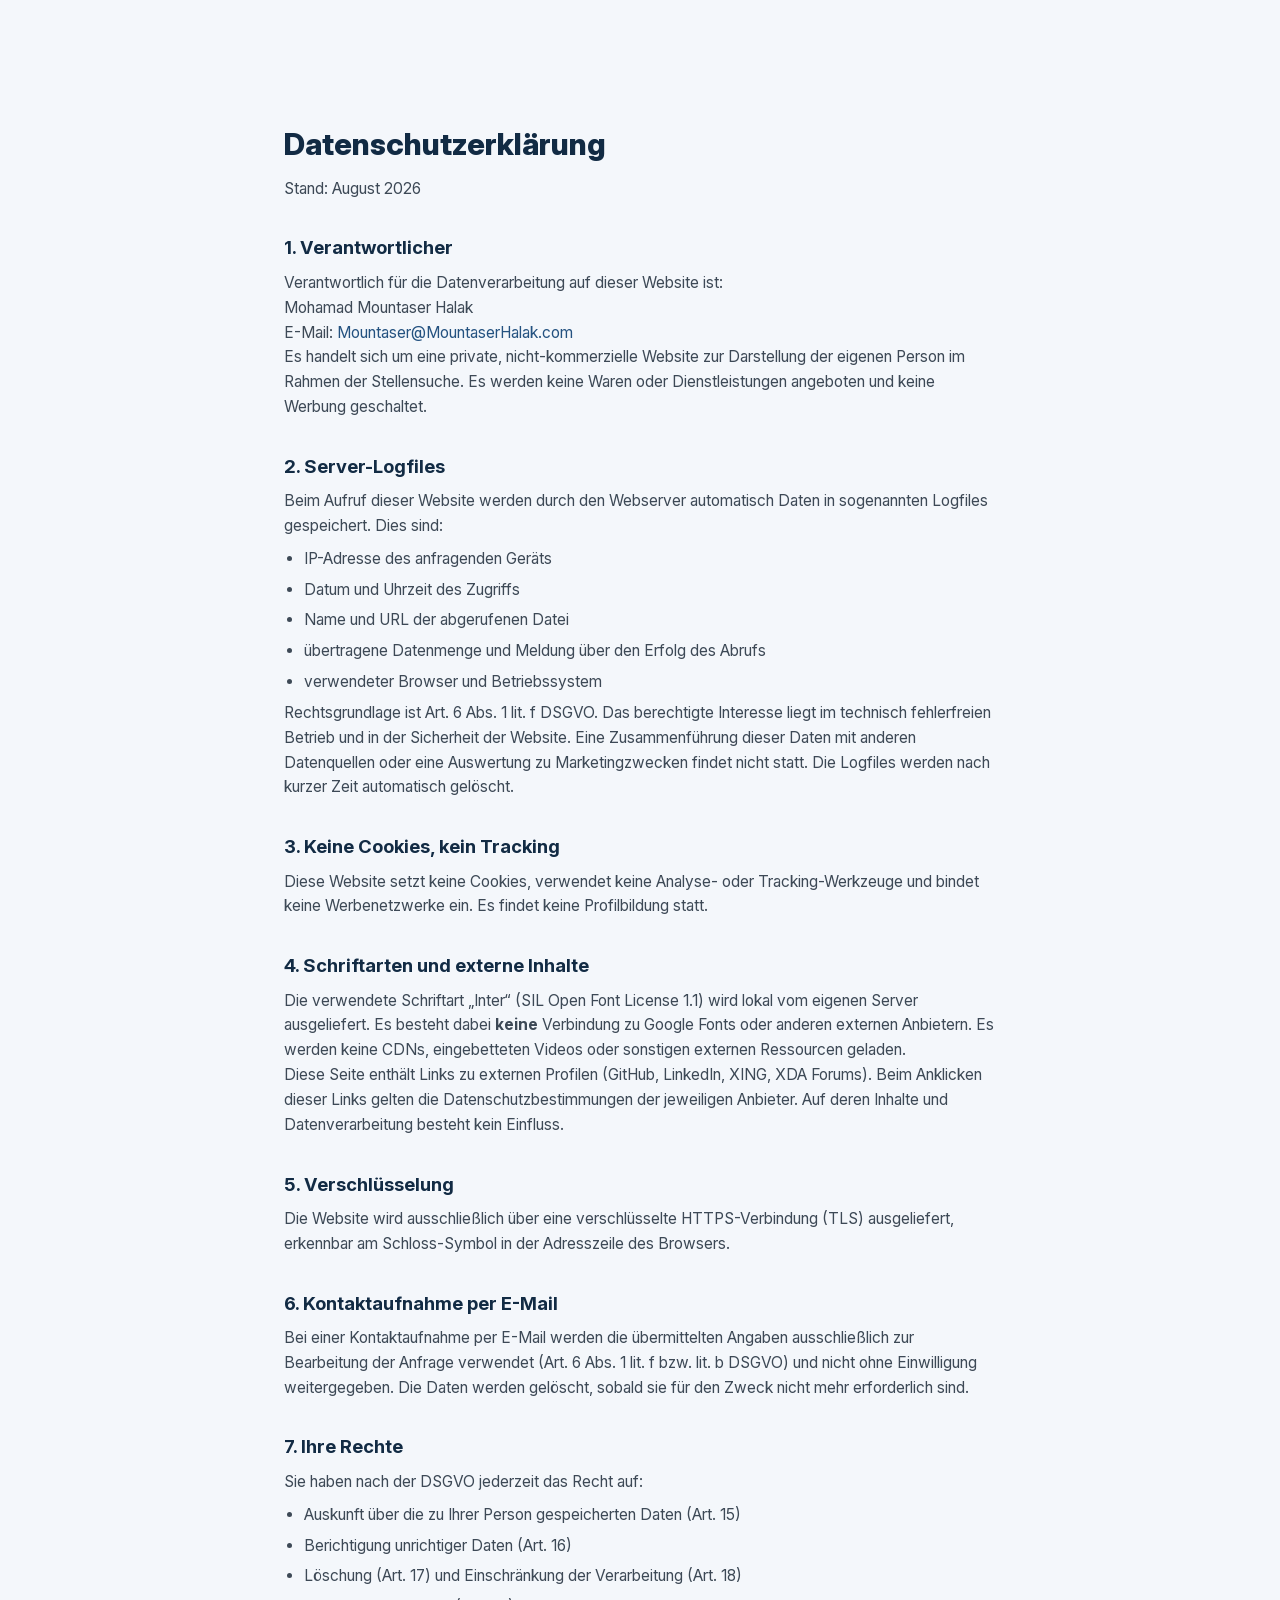
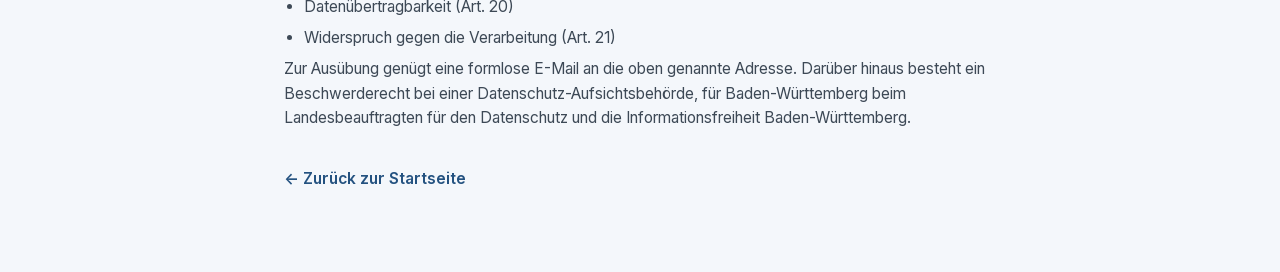
<file: datenschutz.html>
<!DOCTYPE html>
<html lang="de">
<head>
  <meta charset="UTF-8">
  <meta name="viewport" content="width=device-width, initial-scale=1.0">
  <meta name="description" content="Datenschutzerklärung für www.MountaserHalak.com">
  <meta name="robots" content="noindex, follow">
  <title>Datenschutzerklärung – Mountaser Halak</title>
  <link rel="icon" href="imgs/favicon.jpg" type="image/jpeg" sizes="180x180">
  <link rel="stylesheet" href="css/style.css">
</head>
<body>

  <main class="legal">
    <h1>Datenschutzerklärung</h1>
    <p>Stand: August 2026</p>

    <h2>1. Verantwortlicher</h2>
    <p>
      Verantwortlich für die Datenverarbeitung auf dieser Website ist:<br>
      Mohamad Mountaser Halak<br>
      E-Mail: <a href="mailto:Mountaser@MountaserHalak.com">Mountaser@MountaserHalak.com</a>
    </p>
    <p>
      Es handelt sich um eine private, nicht-kommerzielle Website zur Darstellung der
      eigenen Person im Rahmen der Stellensuche. Es werden keine Waren oder Dienstleistungen
      angeboten und keine Werbung geschaltet.
    </p>

    <h2>2. Server-Logfiles</h2>
    <p>
      Beim Aufruf dieser Website werden durch den Webserver automatisch Daten in sogenannten
      Logfiles gespeichert. Dies sind:
    </p>
    <ul>
      <li>IP-Adresse des anfragenden Geräts</li>
      <li>Datum und Uhrzeit des Zugriffs</li>
      <li>Name und URL der abgerufenen Datei</li>
      <li>übertragene Datenmenge und Meldung über den Erfolg des Abrufs</li>
      <li>verwendeter Browser und Betriebssystem</li>
    </ul>
    <p>
      Rechtsgrundlage ist Art. 6 Abs. 1 lit. f DSGVO. Das berechtigte Interesse liegt im
      technisch fehlerfreien Betrieb und in der Sicherheit der Website. Eine Zusammenführung
      dieser Daten mit anderen Datenquellen oder eine Auswertung zu Marketingzwecken findet
      nicht statt. Die Logfiles werden nach kurzer Zeit automatisch gelöscht.
    </p>

    <h2>3. Keine Cookies, kein Tracking</h2>
    <p>
      Diese Website setzt keine Cookies, verwendet keine Analyse- oder Tracking-Werkzeuge
      und bindet keine Werbenetzwerke ein. Es findet keine Profilbildung statt.
    </p>

    <h2>4. Schriftarten und externe Inhalte</h2>
    <p>
      Die verwendete Schriftart „Inter“ (SIL Open Font License 1.1) wird lokal vom eigenen
      Server ausgeliefert. Es besteht dabei <strong>keine</strong> Verbindung zu Google Fonts
      oder anderen externen Anbietern. Es werden keine CDNs, eingebetteten Videos oder
      sonstigen externen Ressourcen geladen.
    </p>
    <p>
      Diese Seite enthält Links zu externen Profilen (GitHub, LinkedIn, XING, XDA Forums).
      Beim Anklicken dieser Links gelten die Datenschutzbestimmungen der jeweiligen Anbieter.
      Auf deren Inhalte und Datenverarbeitung besteht kein Einfluss.
    </p>

    <h2>5. Verschlüsselung</h2>
    <p>
      Die Website wird ausschließlich über eine verschlüsselte HTTPS-Verbindung (TLS)
      ausgeliefert, erkennbar am Schloss-Symbol in der Adresszeile des Browsers.
    </p>

    <h2>6. Kontaktaufnahme per E-Mail</h2>
    <p>
      Bei einer Kontaktaufnahme per E-Mail werden die übermittelten Angaben ausschließlich
      zur Bearbeitung der Anfrage verwendet (Art. 6 Abs. 1 lit. f bzw. lit. b DSGVO) und
      nicht ohne Einwilligung weitergegeben. Die Daten werden gelöscht, sobald sie für den
      Zweck nicht mehr erforderlich sind.
    </p>

    <h2>7. Ihre Rechte</h2>
    <p>Sie haben nach der DSGVO jederzeit das Recht auf:</p>
    <ul>
      <li>Auskunft über die zu Ihrer Person gespeicherten Daten (Art. 15)</li>
      <li>Berichtigung unrichtiger Daten (Art. 16)</li>
      <li>Löschung (Art. 17) und Einschränkung der Verarbeitung (Art. 18)</li>
      <li>Datenübertragbarkeit (Art. 20)</li>
      <li>Widerspruch gegen die Verarbeitung (Art. 21)</li>
    </ul>
    <p>
      Zur Ausübung genügt eine formlose E-Mail an die oben genannte Adresse. Darüber hinaus
      besteht ein Beschwerderecht bei einer Datenschutz-Aufsichtsbehörde, für Baden-Württemberg
      beim Landesbeauftragten für den Datenschutz und die Informationsfreiheit
      Baden-Württemberg.
    </p>

    <p><a class="back" href="index.html">&larr; Zurück zur Startseite</a></p>
  </main>

</body>
</html>
</file>
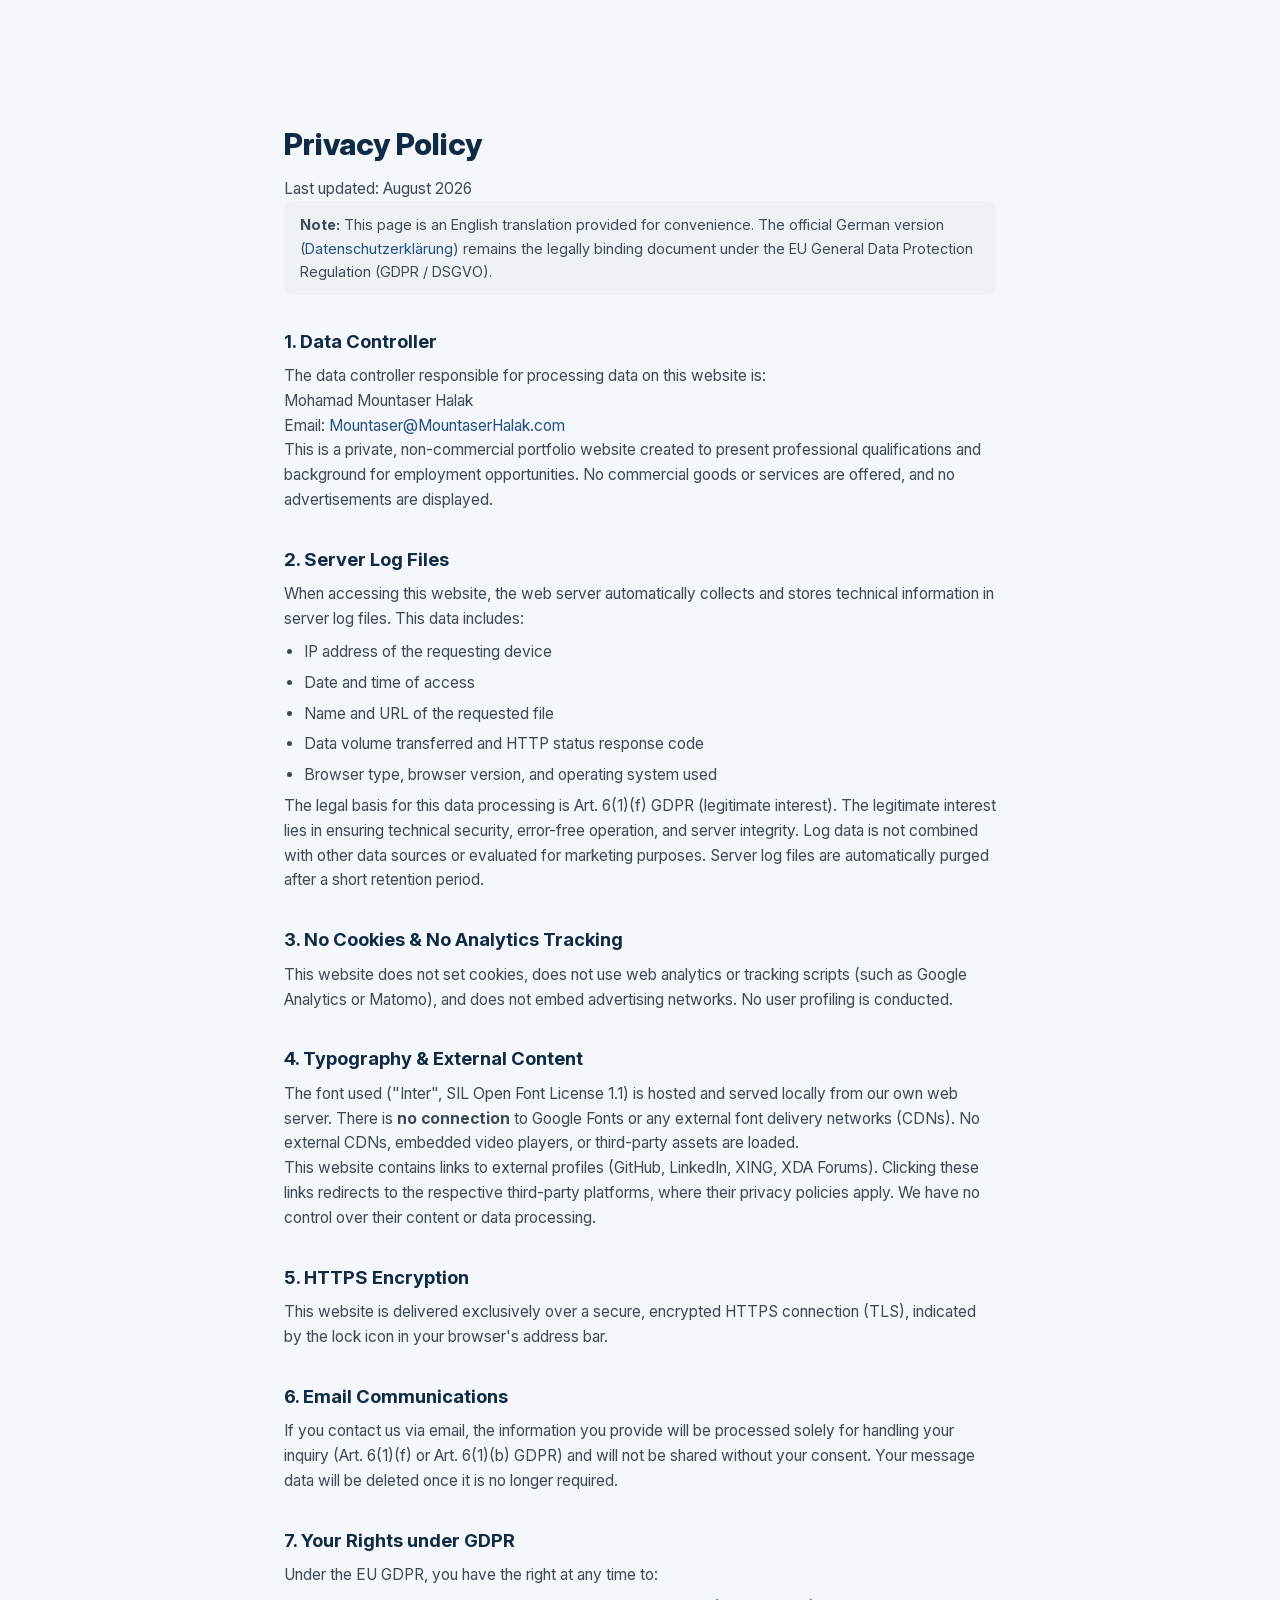
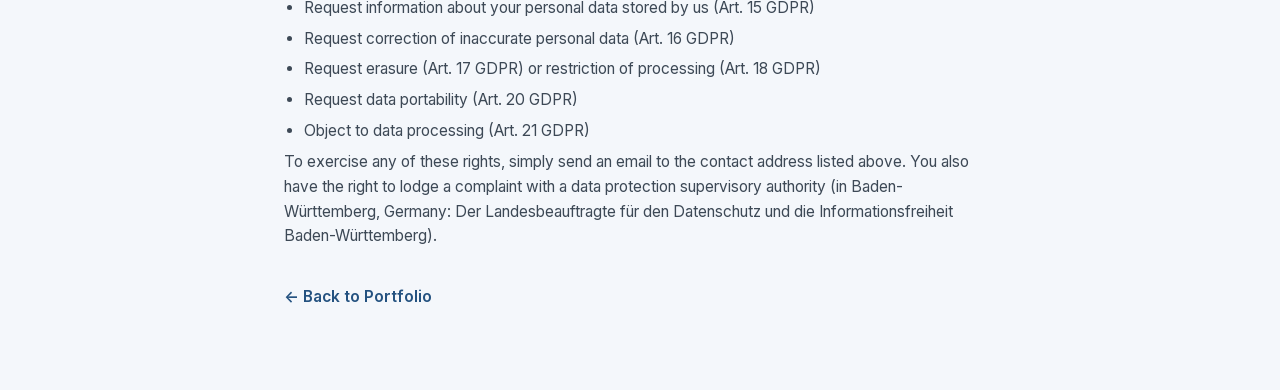
<file: en/privacy.html>
<!DOCTYPE html>
<html lang="en">
<head>
  <meta charset="UTF-8">
  <meta name="viewport" content="width=device-width, initial-scale=1.0">
  <meta name="description" content="Privacy Policy for www.MountaserHalak.com">
  <meta name="robots" content="noindex, follow">
  <title>Privacy Policy – Mountaser Halak</title>
  <link rel="icon" href="../imgs/favicon.jpg" type="image/jpeg" sizes="180x180">
  <link rel="stylesheet" href="../css/style.css">
</head>
<body>

  <main class="legal">
    <h1>Privacy Policy</h1>
    <p>Last updated: August 2026</p>

    <p style="background: #eef2f7; padding: 12px 16px; border-radius: 8px; font-size: 0.9rem; color: var(--slate); margin-bottom: 24px;">
      <strong>Note:</strong> This page is an English translation provided for convenience. The official German version (<a href="../datenschutz.html">Datenschutzerklärung</a>) remains the legally binding document under the EU General Data Protection Regulation (GDPR / DSGVO).
    </p>

    <h2>1. Data Controller</h2>
    <p>
      The data controller responsible for processing data on this website is:<br>
      Mohamad Mountaser Halak<br>
      Email: <a href="mailto:Mountaser@MountaserHalak.com">Mountaser@MountaserHalak.com</a>
    </p>
    <p>
      This is a private, non-commercial portfolio website created to present professional qualifications and background for employment opportunities. No commercial goods or services are offered, and no advertisements are displayed.
    </p>

    <h2>2. Server Log Files</h2>
    <p>
      When accessing this website, the web server automatically collects and stores technical information in server log files. This data includes:
    </p>
    <ul>
      <li>IP address of the requesting device</li>
      <li>Date and time of access</li>
      <li>Name and URL of the requested file</li>
      <li>Data volume transferred and HTTP status response code</li>
      <li>Browser type, browser version, and operating system used</li>
    </ul>
    <p>
      The legal basis for this data processing is Art. 6(1)(f) GDPR (legitimate interest). The legitimate interest lies in ensuring technical security, error-free operation, and server integrity. Log data is not combined with other data sources or evaluated for marketing purposes. Server log files are automatically purged after a short retention period.
    </p>

    <h2>3. No Cookies &amp; No Analytics Tracking</h2>
    <p>
      This website does not set cookies, does not use web analytics or tracking scripts (such as Google Analytics or Matomo), and does not embed advertising networks. No user profiling is conducted.
    </p>

    <h2>4. Typography &amp; External Content</h2>
    <p>
      The font used ("Inter", SIL Open Font License 1.1) is hosted and served locally from our own web server. There is <strong>no connection</strong> to Google Fonts or any external font delivery networks (CDNs). No external CDNs, embedded video players, or third-party assets are loaded.
    </p>
    <p>
      This website contains links to external profiles (GitHub, LinkedIn, XING, XDA Forums). Clicking these links redirects to the respective third-party platforms, where their privacy policies apply. We have no control over their content or data processing.
    </p>

    <h2>5. HTTPS Encryption</h2>
    <p>
      This website is delivered exclusively over a secure, encrypted HTTPS connection (TLS), indicated by the lock icon in your browser's address bar.
    </p>

    <h2>6. Email Communications</h2>
    <p>
      If you contact us via email, the information you provide will be processed solely for handling your inquiry (Art. 6(1)(f) or Art. 6(1)(b) GDPR) and will not be shared without your consent. Your message data will be deleted once it is no longer required.
    </p>

    <h2>7. Your Rights under GDPR</h2>
    <p>Under the EU GDPR, you have the right at any time to:</p>
    <ul>
      <li>Request information about your personal data stored by us (Art. 15 GDPR)</li>
      <li>Request correction of inaccurate personal data (Art. 16 GDPR)</li>
      <li>Request erasure (Art. 17 GDPR) or restriction of processing (Art. 18 GDPR)</li>
      <li>Request data portability (Art. 20 GDPR)</li>
      <li>Object to data processing (Art. 21 GDPR)</li>
    </ul>
    <p>
      To exercise any of these rights, simply send an email to the contact address listed above. You also have the right to lodge a complaint with a data protection supervisory authority (in Baden-Württemberg, Germany: Der Landesbeauftragte für den Datenschutz und die Informationsfreiheit Baden-Württemberg).
    </p>

    <p><a class="back" href="index.html">&larr; Back to Portfolio</a></p>
  </main>

</body>
</html>
</file>
<file: css/style.css>
/* ==========================================================
   MountaserHalak.com – 2026 redesign
   Palette matches the CV: deep navy / slate blue / light gray
   ========================================================== */

/* Inter is self-hosted (SIL OFL 1.1, see fonts/OFL.txt). Loading it from
   Google's CDN would send visitor IPs to Google without consent, which
   German courts have treated as a GDPR violation (LG München I, 3 O 17493/20). */
@font-face {
  font-family: 'Inter';
  font-style: normal;
  font-weight: 100 900;
  font-display: swap;
  src: url('../fonts/InterVariable.woff2') format('woff2');
}

:root {
  --navy: #122b44;
  --navy-2: #193a5e;
  --accent: #245280;
  --accent-light: #5b84b1;
  --ink: #1a232c;
  --slate: #3d4956;
  --bg: #f4f7fb;
  --card: #ffffff;
  --line: #dae2eb;
  --radius: 14px;
}

* { margin: 0; padding: 0; box-sizing: border-box; }

html { scroll-behavior: smooth; scroll-padding-top: 76px; }
#top { scroll-margin-top: 0; }

body {
  font-family: 'Inter', system-ui, -apple-system, 'Segoe UI', sans-serif;
  background: var(--bg);
  color: var(--ink);
  line-height: 1.6;
  font-size: 16px;
}

img { max-width: 100%; display: block; }
a { color: var(--accent); text-decoration: none; cursor: pointer; }

/* Keyboard focus must stay visible everywhere (a11y). */
:focus-visible {
  outline: 2px solid var(--accent);
  outline-offset: 3px;
  border-radius: 4px;
}
.footer :focus-visible,
.hero :focus-visible { outline-color: #fff; }

.wrap { max-width: 1080px; margin: 0 auto; padding: 0 24px; }

/* ---------- Navigation ---------- */
.nav {
  position: sticky; top: 0; z-index: 50;
  background: rgba(255, 255, 255, 0.9);
  backdrop-filter: blur(10px);
  -webkit-backdrop-filter: blur(10px);
  border-bottom: 1px solid var(--line);
}
.nav-inner {
  max-width: 1080px; margin: 0 auto; padding: 0 24px;
  display: flex; align-items: center; justify-content: space-between;
  height: 64px;
}
.brand { font-weight: 800; font-size: 1.15rem; color: var(--navy); letter-spacing: -0.02em; }
.brand span { color: var(--accent-light); font-weight: 600; }
.nav nav { display: flex; gap: 6px; align-items: center; }
.nav nav a {
  color: var(--slate); font-weight: 500; font-size: 0.95rem;
  padding: 8px 12px; border-radius: 8px; transition: 0.2s;
}
.nav nav a:hover { color: var(--navy); background: #eef2f7; }
.nav nav a.nav-cta {
  background: var(--navy); color: #fff; margin-left: 6px;
}
.nav nav a.nav-cta:hover { background: var(--accent); }
.lang-switcher {
  display: inline-flex; align-items: center; gap: 3px; margin-left: 8px; font-size: 0.85rem; font-weight: 600;
  border-left: 1px solid var(--line); padding-left: 10px;
}
.lang-switcher a {
  padding: 4px 7px !important; border-radius: 6px !important; color: var(--slate) !important; text-decoration: none;
}
.lang-switcher a.active {
  color: var(--navy) !important; background: #e2e8f0; font-weight: 700;
}
.lang-switcher a:hover {
  color: var(--navy) !important; background: #eef2f7;
}
.nav-toggle { display: none; background: none; border: 0; cursor: pointer; padding: 10px; }
.nav-toggle span {
  display: block; width: 22px; height: 2px; background: var(--navy);
  margin: 5px 0; border-radius: 2px; transition: 0.25s;
}

/* ---------- Hero ---------- */
.hero {
  background:
    radial-gradient(ellipse 80% 60% at 75% 20%, rgba(108, 148, 189, 0.25), transparent),
    linear-gradient(135deg, var(--navy) 0%, var(--navy-2) 60%, #274d75 100%);
  color: #fff;
}
.hero-inner {
  max-width: 1080px; margin: 0 auto; padding: 84px 24px 96px;
  display: grid; grid-template-columns: 1.4fr 1fr; gap: 40px; align-items: center;
}
.kicker {
  text-transform: uppercase; letter-spacing: 0.2em; font-size: 0.8rem;
  color: var(--accent-light); font-weight: 600; margin-bottom: 12px;
}
.hero h1 { font-size: clamp(2.2rem, 5vw, 3.4rem); line-height: 1.1; letter-spacing: -0.02em; font-weight: 800; }
.hero .sub { margin-top: 18px; font-size: 1.1rem; color: #cfdcea; }
.tagline {
  margin-top: 16px; padding-left: 14px; max-width: 46ch;
  border-left: 3px solid var(--accent-light);
  font-size: 1rem; font-weight: 600; color: #fff;
}
.chips { display: flex; flex-wrap: wrap; gap: 8px; margin-top: 22px; }
.chip {
  font-size: 0.82rem; font-weight: 600; color: #e4edf6;
  background: rgba(255, 255, 255, 0.1); border: 1px solid rgba(255, 255, 255, 0.22);
  padding: 6px 12px; border-radius: 999px;
}
.hero-actions { margin-top: 30px; display: flex; gap: 12px; flex-wrap: wrap; }
.btn {
  display: inline-block; padding: 12px 22px; border-radius: 10px;
  font-weight: 600; font-size: 0.95rem; transition: 0.2s;
}
.btn-light { background: #fff; color: var(--navy); }
.btn-light:hover { background: #dbe6f1; transform: translateY(-1px); }
.btn-ghost { border: 1px solid rgba(255, 255, 255, 0.4); color: #fff; }
.btn-ghost:hover { background: rgba(255, 255, 255, 0.12); }

.hero-photo { display: flex; justify-content: center; }
.photo-ring {
  padding: 8px; border-radius: 24px;
  background: linear-gradient(160deg, rgba(255, 255, 255, 0.35), rgba(255, 255, 255, 0.05));
  box-shadow: 0 24px 60px rgba(0, 0, 0, 0.35);
}
.photo-ring img { border-radius: 18px; width: 300px; height: auto; }

/* ---------- Sections ---------- */
.section { padding: 76px 0; }
.section-alt { background: #eaeff5; border-top: 1px solid var(--line); border-bottom: 1px solid var(--line); }
.section-title {
  font-size: 1.7rem; font-weight: 800; color: var(--navy);
  letter-spacing: -0.01em; margin-bottom: 34px; position: relative;
  padding-bottom: 12px;
}
.section-title::after {
  content: ''; position: absolute; left: 0; bottom: 0;
  width: 56px; height: 4px; border-radius: 2px; background: var(--accent);
}

/* About */
.about-grid { display: grid; grid-template-columns: 1.3fr 1fr; gap: 40px; }
.lead { font-size: 1.08rem; color: var(--slate); max-width: 62ch; line-height: 1.68; }
.lead p + p { margin-top: 14px; }
.facts { display: grid; gap: 14px; align-content: start; }
.fact {
  background: var(--card); border: 1px solid var(--line); border-radius: var(--radius);
  padding: 14px 18px; display: grid; gap: 2px; font-size: 0.95rem;
  box-shadow: 0 1px 3px rgba(18, 43, 68, 0.04);
}
.fact-label {
  font-size: 0.72rem; text-transform: uppercase; letter-spacing: 0.12em;
  color: var(--accent); font-weight: 700;
}

/* Skills */
.skills-grid { display: grid; grid-template-columns: repeat(auto-fit, minmax(280px, 1fr)); gap: 18px; }
.card {
  background: var(--card); border: 1px solid var(--line); border-radius: var(--radius);
  padding: 24px; box-shadow: 0 1px 3px rgba(18, 43, 68, 0.04), 0 4px 14px rgba(18, 43, 68, 0.04);
  transition: transform 0.2s ease, box-shadow 0.2s ease, border-color 0.2s ease;
}
.card:hover { transform: translateY(-3px); box-shadow: 0 10px 24px rgba(18, 43, 68, 0.1); border-color: #c4d4e4; }
.card h3 { color: var(--navy); font-size: 1.05rem; margin-bottom: 12px; }
.tags { display: flex; flex-wrap: wrap; gap: 7px; }
.tags span {
  font-size: 0.8rem; font-weight: 600; color: #1b4570;
  background: #e2ebf5; border: 1px solid #d0dfef; padding: 4px 10px; border-radius: 999px;
}

/* Timeline */
.timeline { position: relative; padding-left: 26px; }
.timeline::before {
  content: ''; position: absolute; left: 6px; top: 6px; bottom: 6px;
  width: 2px; background: linear-gradient(var(--accent-light), var(--line));
}
.t-item { position: relative; padding: 0 0 30px 22px; }
.t-item:last-child { padding-bottom: 0; }
.t-item::before {
  content: ''; position: absolute; left: -26px; top: 6px;
  width: 14px; height: 14px; border-radius: 50%;
  background: var(--accent); border: 3px solid var(--bg);
  box-shadow: 0 0 0 2px var(--accent-light);
}
.section-alt .t-item::before { border-color: #eaeff5; }
.t-date {
  font-size: 0.8rem; font-weight: 700; color: var(--accent);
  text-transform: uppercase; letter-spacing: 0.08em; margin-bottom: 4px;
}
.t-body h3 { color: var(--navy); font-size: 1.08rem; }
.t-body h3 span { color: var(--slate); font-weight: 500; font-size: 0.95rem; }
.t-body p { color: var(--slate); font-size: 0.95rem; margin-top: 4px; }

/* Projects */
.projects-grid { display: grid; grid-template-columns: repeat(auto-fit, minmax(260px, 1fr)); gap: 18px; }
/* Wide card fills the final row so the grid never ends on a lone item. */
.project-wide { grid-column: 1 / -1; }
@media (min-width: 900px) {
  .project-wide { display: grid; grid-template-columns: 64px 1fr; column-gap: 18px; align-items: start; }
  .project-wide .project-icon { grid-row: 1 / span 3; margin-bottom: 0; }
  .project-wide h3, .project-wide p, .project-wide .tags { grid-column: 2; }
}
.project-logo, .project-icon {
  width: 64px; height: 64px; border-radius: 16px; margin-bottom: 14px;
  background: linear-gradient(150deg, var(--navy), var(--accent));
  display: flex; align-items: center; justify-content: center;
}
.project-logo img { width: 40px; height: 40px; object-fit: contain; }
.project-icon { color: #fff; }
.project-icon svg { width: 30px; height: 30px; }
.project p { color: var(--slate); font-size: 0.93rem; margin-top: 6px; }
.project-tags { margin-top: 12px !important; }
.project-note {
  font-size: 0.85rem !important; color: var(--accent) !important;
  font-weight: 600; margin-top: 10px !important;
}
.project-links { display: flex; flex-wrap: wrap; gap: 8px; margin-top: 14px !important; }
.project-links a {
  display: inline-flex; align-items: center; gap: 7px;
  padding: 6px 12px; border-radius: 8px;
  font-size: 0.85rem; font-weight: 600; line-height: 1.2;
  color: var(--accent);
  background: #e9f0f8;
  border: 1px solid #cddde9;
  transition: background-color 200ms ease, color 200ms ease, border-color 200ms ease, transform 200ms ease;
}
.project-links a::before {
  content: ""; width: 6px; height: 6px; border-radius: 50%;
  background: currentColor; flex: none;
}
.project-links a:hover { background: var(--navy); color: #fff; border-color: var(--navy); transform: translateY(-1px); }

/* ---------- Footer / contact ---------- */
.footer {
  background: linear-gradient(160deg, var(--navy), #102640);
  color: #fff; text-align: center; padding: 76px 0 34px;
}
.footer h2 { font-size: 1.7rem; font-weight: 800; }
.footer-lead { color: #cfdcea; margin: 14px auto 26px; max-width: 520px; }
.footer-mail { font-size: 1rem; }
.social { list-style: none; display: flex; justify-content: center; gap: 14px; margin: 34px 0 26px; }
.social a {
  display: flex; align-items: center; justify-content: center;
  width: 46px; height: 46px; border-radius: 50%;
  background: rgba(255, 255, 255, 0.1);
  border: 1px solid rgba(255, 255, 255, 0.16);
  transition: background-color 200ms ease, border-color 200ms ease, transform 200ms ease;
}
.social a:hover { background: var(--accent); border-color: var(--accent-light); transform: translateY(-2px); }
.social svg { width: 20px; height: 20px; fill: #fff; }
.footer-cv { margin-top: 16px; }
.footer-cv a { color: #cfdcea; font-size: 0.95rem; text-decoration: underline; }
.footer-cv a:hover { color: #fff; }
.copy { color: #8ba3bb; font-size: 0.85rem; }
.copy a { color: #8ba3bb; text-decoration: underline; }
.copy a:hover { color: #cfdcea; }

/* ---------- Legal pages ---------- */
.legal { max-width: 760px; margin: 0 auto; padding: 120px 24px 80px; }
.legal h1 { font-size: 1.9rem; font-weight: 800; color: var(--navy); margin-bottom: 8px; }
.legal h2 { font-size: 1.15rem; font-weight: 700; color: var(--navy); margin: 32px 0 8px; }
.legal p, .legal li { color: var(--slate); font-size: 0.97rem; }
.legal ul { margin: 8px 0 0 20px; }
.legal li { margin-bottom: 6px; }
.legal .back { display: inline-block; margin-top: 36px; font-weight: 600; }

/* ---------- Reveal animation ---------- */
.reveal { opacity: 0; transform: translateY(18px); transition: opacity 0.6s ease, transform 0.6s ease; }
.reveal.visible { opacity: 1; transform: none; }
@media (prefers-reduced-motion: reduce) {
  .reveal { opacity: 1; transform: none; transition: none; }
  html { scroll-behavior: auto; }
  *, *::before, *::after {
    animation-duration: 0.01ms !important;
    animation-iteration-count: 1 !important;
    transition-duration: 0.01ms !important;
    scroll-behavior: auto !important;
  }
  .social a:hover, .btn-light:hover, .card:hover { transform: none !important; }
}

/* ---------- Responsive ---------- */
@media (max-width: 860px) {
  .hero-inner { grid-template-columns: 1fr; text-align: center; padding: 60px 24px 70px; }
  .hero-photo { order: -1; }
  .photo-ring img { width: 210px; }
  .chips, .hero-actions { justify-content: center; }
  .tagline { margin-left: auto; margin-right: auto; }
  .about-grid { grid-template-columns: 1fr; gap: 26px; }

  .nav-toggle { display: block; }
  .nav nav {
    position: absolute; top: 64px; left: 0; right: 0;
    background: #fff; border-bottom: 1px solid var(--line);
    flex-direction: column; align-items: stretch; padding: 10px 16px 16px;
    display: none;
  }
  .nav nav.open { display: flex; }
  .nav nav a { padding: 12px; }
  .nav nav a.nav-cta { margin-left: 0; text-align: center; }
  .nav-toggle[aria-expanded="true"] span:nth-child(1) { transform: translateY(7px) rotate(45deg); }
  .nav-toggle[aria-expanded="true"] span:nth-child(2) { opacity: 0; }
  .nav-toggle[aria-expanded="true"] span:nth-child(3) { transform: translateY(-7px) rotate(-45deg); }
}
</file>
